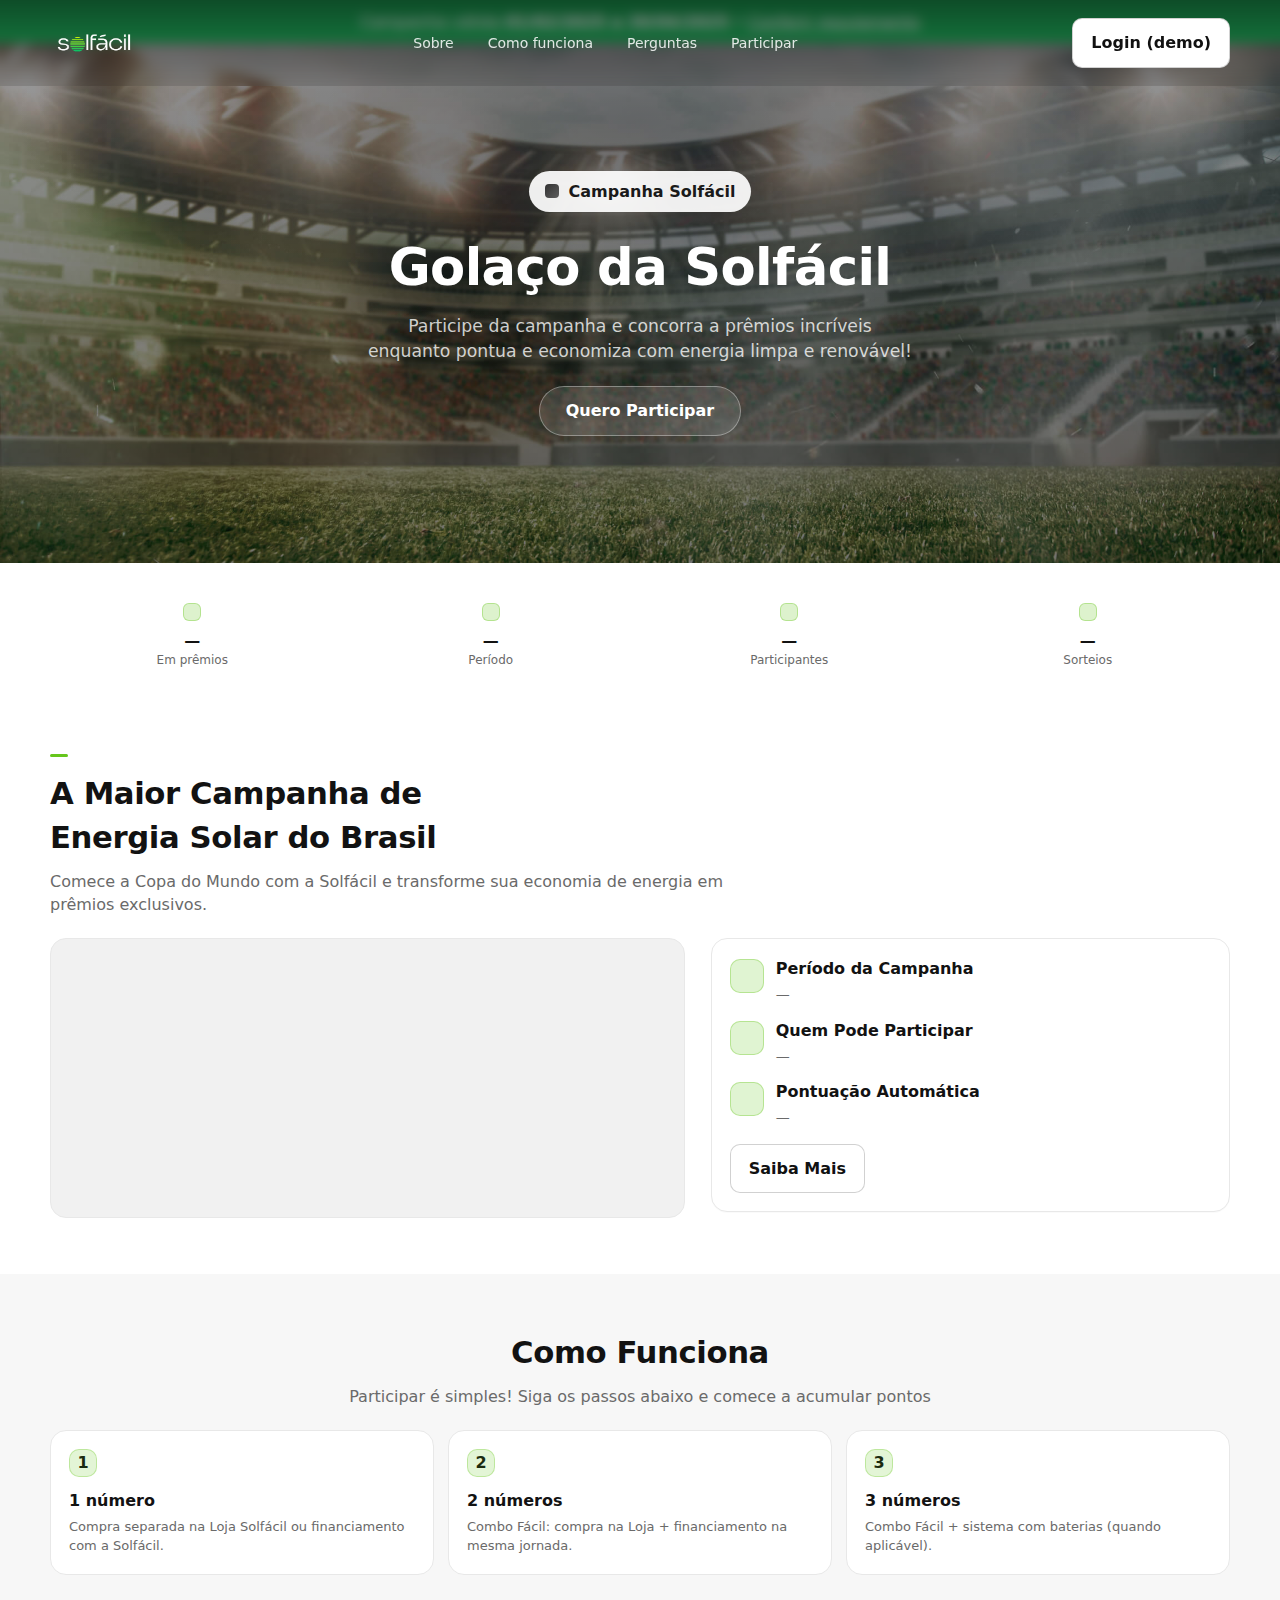
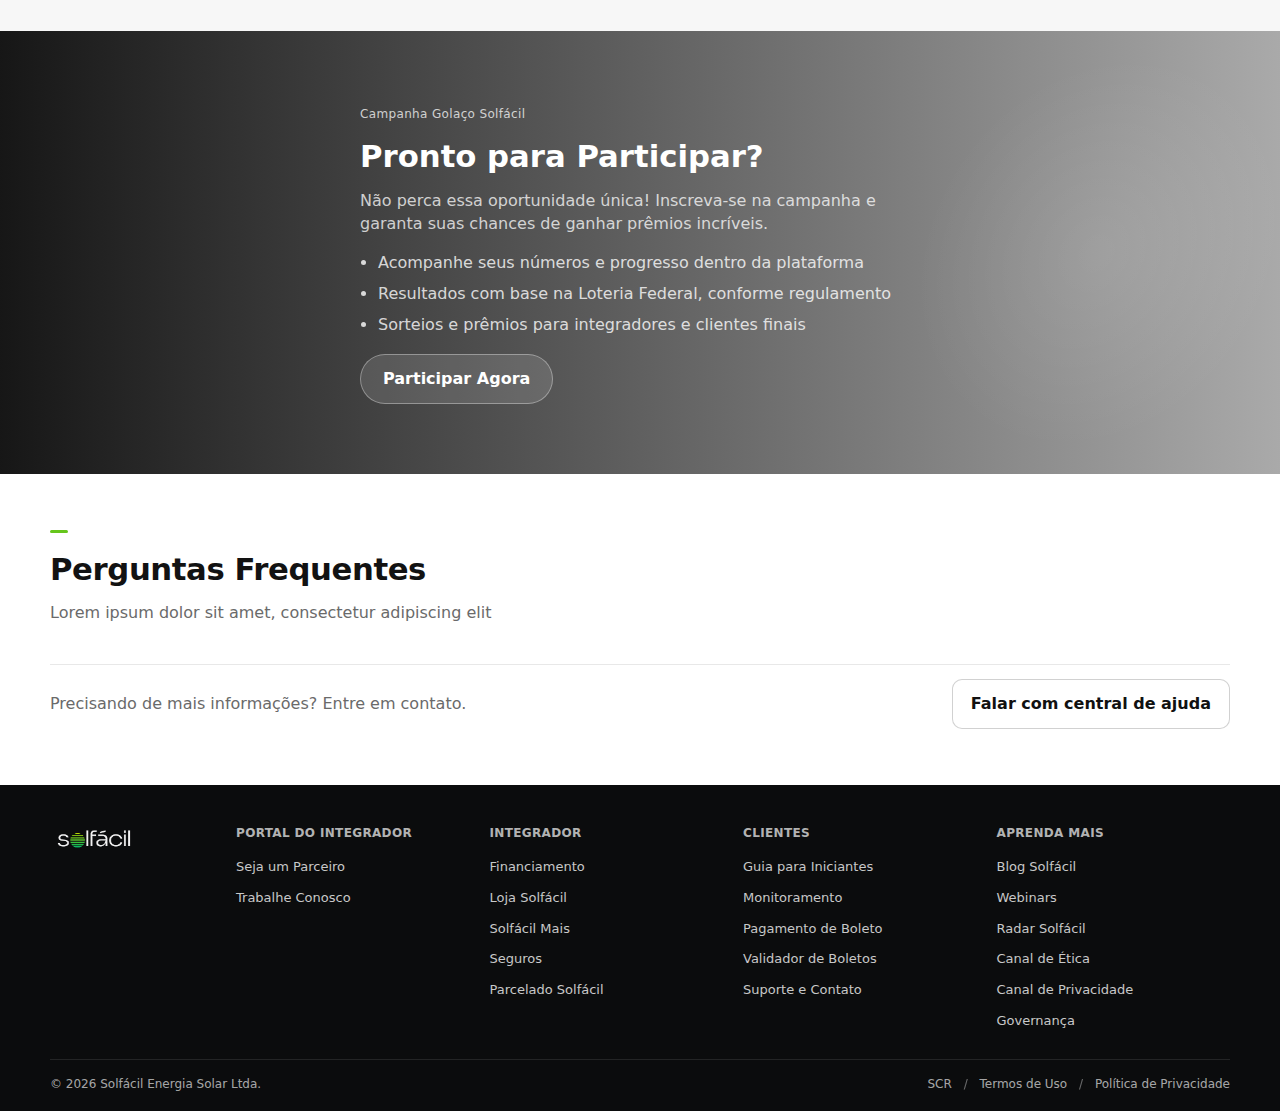
<file: index.html>
<!doctype html>
<html lang="pt-BR">
<head>
  <meta charset="utf-8" />
  <meta name="viewport" content="width=device-width, initial-scale=1" />
  <title>Golaço da Solfácil</title>
  <meta name="description" content="Participe da campanha e concorra a prêmios incríveis enquanto pontua e economiza com energia limpa e renovável." />
  <link rel="stylesheet" href="assets/css/styles.css" />
  <link rel="stylesheet" href="assets/css/ui.css" />
  <script src="assets/js/lucky-demo.js" defer></script>
  <script src="assets/js/ui.js" defer></script>
</head>

<body class="page">

  <div class="ui-infobar" role="note">
    <div class="ui-infobar__inner">
      <span>Campanha válida <strong data-ui-period>01/02/2025 a 30/04/2025</strong></span>
      <span class="ui-infobar__sep" aria-hidden="true">•</span>
      <a class="ui-infobar__link" href="#" data-ui-open="#modal-rules">Conferir regulamento</a>
    </div>
  </div>

  <!-- HEADER -->
  <header class="lp-header">
    <div class="container lp-header__inner">
      <button class="lp-header__burger" type="button" aria-label="Abrir menu" data-drawer-open>
        <span class="lp-icon lp-icon--burger" aria-hidden="true"></span>
      </button>

      <a class="lp-brand" href="#top" aria-label="Solfácil">
        <img class="lp-brand__logo" src="assets/img/solfacil-logo.png" alt="Solfácil" />
      </a>

      <nav class="lp-nav" aria-label="Navegação">
        <a class="lp-nav__link" href="#item-1">Sobre</a>
        <a class="lp-nav__link" href="#item-2">Como funciona</a>
        <a class="lp-nav__link" href="#item-3">Perguntas</a>
        <a class="lp-nav__link" href="#participar">Participar</a>
      </nav>

      <div class="lp-header__actions">
        <a class="lp-btn lp-btn--outline lp-header__btn" href="dashboard.html">Login (demo)</a>
        <a class="lp-btn lp-btn--dark lp-header__btn lp-header__btn--mobile" href="#participar">Quero participar</a>
      </div>
    </div>
  </header>

  <!-- HERO -->
  <main class="page__content" id="top">
    <section class="lp-hero" aria-label="Hero">
      <div class="lp-hero__bg" role="img" aria-label="Estádio de futebol"></div>
      <div class="lp-hero__overlay" aria-hidden="true"></div>

      <div class="container lp-hero__inner">
        <div class="lp-hero__content">
          <div class="lp-pill">
            <span class="lp-pill__icon" aria-hidden="true"></span>
            <span class="lp-pill__text" data-campaign-name>Campanha Solfácil</span>
          </div>

          <h1 class="lp-hero__title">Golaço da Solfácil</h1>

          <p class="lp-hero__subtitle">
            Participe da campanha e concorra a prêmios incríveis<br />
            enquanto pontua e economiza com energia limpa e renovável!
          </p>

          <a class="lp-btn lp-btn--ghost lp-hero__cta" href="#participar">Quero Participar</a>
        </div>
      </div>
    </section>

    <!-- STATS (4 itens) -->
    <section class="lp-stats" aria-label="Destaques">
      <div class="container">
        <div class="lp-stats__grid">
          <article class="lp-stat">
            <span class="lp-stat__icon" aria-hidden="true"></span>
            <div class="lp-stat__value" data-stat="prizes">—</div>
            <div class="lp-stat__label">Em prêmios</div>
          </article>

          <article class="lp-stat">
            <span class="lp-stat__icon" aria-hidden="true"></span>
            <div class="lp-stat__value" data-stat="period">—</div>
            <div class="lp-stat__label">Período</div>
          </article>

          <article class="lp-stat">
            <span class="lp-stat__icon" aria-hidden="true"></span>
            <div class="lp-stat__value" data-stat="participants">—</div>
            <div class="lp-stat__label">Participantes</div>
          </article>

          <article class="lp-stat">
            <span class="lp-stat__icon" aria-hidden="true"></span>
            <div class="lp-stat__value" data-stat="draws">—</div>
            <div class="lp-stat__label">Sorteios</div>
          </article>
        </div>
      </div>
    </section>

    <!-- SECTION: A maior campanha -->
    <section class="lp-section" id="item-1">
      <div class="container">
        <header class="lp-section__header">
          <span class="lp-section__mark" aria-hidden="true"></span>
          <h2 class="lp-section__title">A Maior Campanha de<br />Energia Solar do Brasil</h2>
          <p class="lp-section__subtitle">
            Comece a Copa do Mundo com a Solfácil e transforme sua economia de energia em prêmios exclusivos.
          </p>
        </header>

        <div class="lp-split">
          <div class="lp-split__media" aria-hidden="true"></div>

          <div class="lp-split__content">
            <ul class="lp-features" aria-label="Características">
              <li class="lp-feature">
                <span class="lp-feature__icon" aria-hidden="true"></span>
                <div class="lp-feature__body">
                  <div class="lp-feature__title">Período da Campanha</div>
                  <div class="lp-feature__text" data-campaign-period>—</div>
                </div>
              </li>

              <li class="lp-feature">
                <span class="lp-feature__icon" aria-hidden="true"></span>
                <div class="lp-feature__body">
                  <div class="lp-feature__title">Quem Pode Participar</div>
                  <div class="lp-feature__text" data-campaign-eligible>—</div>
                </div>
              </li>

              <li class="lp-feature">
                <span class="lp-feature__icon" aria-hidden="true"></span>
                <div class="lp-feature__body">
                  <div class="lp-feature__title">Pontuação Automática</div>
                  <div class="lp-feature__text" data-campaign-auto>—</div>
                </div>
              </li>
            </ul>

            <a class="lp-btn lp-btn--outline lp-split__more" href="#saiba-mais" data-ui-open="#modal-rules" data-ui-open="#modal-rules">Saiba Mais</a>
          </div>
        </div>
      </div>
    </section>

    <!-- SECTION: Como funciona -->
    <section class="lp-section lp-section--soft" id="item-2">
      <div class="container">
        <header class="lp-section__header lp-section__header--center">
          <h2 class="lp-section__title">Como Funciona</h2>
          <p class="lp-section__subtitle">Participar é simples! Siga os passos abaixo e comece a acumular pontos</p>
        </header>

        <div class="lp-steps">
          <article class="lp-step">
            <span class="lp-step__badge">1</span>
            <h3 class="lp-step__title">1 número</h3>
            <p class="lp-step__text">Compra separada na Loja Solfácil ou financiamento com a Solfácil.</p>
          </article>

          <article class="lp-step">
            <span class="lp-step__badge">2</span>
            <h3 class="lp-step__title">2 números</h3>
            <p class="lp-step__text">Combo Fácil: compra na Loja + financiamento na mesma jornada.</p>
          </article>

          <article class="lp-step">
            <span class="lp-step__badge">3</span>
            <h3 class="lp-step__title">3 números</h3>
            <p class="lp-step__text">Combo Fácil + sistema com baterias (quando aplicável).</p>
          </article>
        </div>
      </div>
    </section>

    <!-- CTA DARK -->
    <section class="lp-cta" id="participar">
      <div class="container lp-cta__inner">
        <span class="lp-cta__eyebrow">Campanha Golaço Solfácil</span>
        <h2 class="lp-cta__title">Pronto para Participar?</h2>
        <p class="lp-cta__text">
          Não perca essa oportunidade única! Inscreva-se na campanha e garanta suas chances
          de ganhar prêmios incríveis.
        </p>

        <ul class="lp-cta__list">
          <li class="lp-cta__item">Acompanhe seus números e progresso dentro da plataforma</li>
          <li class="lp-cta__item">Resultados com base na Loteria Federal, conforme regulamento</li>
          <li class="lp-cta__item">Sorteios e prêmios para integradores e clientes finais</li>
        </ul>

        <a class="lp-btn lp-btn--ghost lp-cta__button" href="#item-5">Participar Agora</a>
      </div>
    </section>

    <!-- FAQ -->
    <section class="lp-section" id="item-3">
      <div class="container">
        <header class="lp-section__header">
          <span class="lp-section__mark" aria-hidden="true"></span>
          <h2 class="lp-section__title">Perguntas Frequentes</h2>
          <p class="lp-section__subtitle">Lorem ipsum dolor sit amet, consectetur adipiscing elit</p>
        </header>

        <div class="lp-faq" data-faq></div>

        <div class="lp-help">
          <div class="lp-help__text">Precisando de mais informações? Entre em contato.</div>
          <a class="lp-btn lp-btn--outline" href="mailto:contato@solfacil.com.br">Falar com central de ajuda</a>
        </div>
      </div>
    </section>

    <!-- FOOTER -->
    <footer class="lp-footer" id="item-5">
      <div class="container lp-footer__top">
        <div class="lp-footer__brand">
          <img class="lp-footer__logo" src="assets/img/solfacil-logo.png" alt="Solfácil" />
        </div>

        <div class="lp-footer__cols">
          <div class="lp-footer__col">
            <div class="lp-footer__title">Portal do Integrador</div>
            <a class="lp-footer__link" href="#">Seja um Parceiro</a>
            <a class="lp-footer__link" href="#">Trabalhe Conosco</a>
          </div>

          <div class="lp-footer__col">
            <div class="lp-footer__title">Integrador</div>
            <a class="lp-footer__link" href="#">Financiamento</a>
            <a class="lp-footer__link" href="#">Loja Solfácil</a>
            <a class="lp-footer__link" href="#">Solfácil Mais</a>
            <a class="lp-footer__link" href="#">Seguros</a>
            <a class="lp-footer__link" href="#">Parcelado Solfácil</a>
          </div>

          <div class="lp-footer__col">
            <div class="lp-footer__title">Clientes</div>
            <a class="lp-footer__link" href="#">Guia para Iniciantes</a>
            <a class="lp-footer__link" href="#">Monitoramento</a>
            <a class="lp-footer__link" href="#">Pagamento de Boleto</a>
            <a class="lp-footer__link" href="#">Validador de Boletos</a>
            <a class="lp-footer__link" href="#">Suporte e Contato</a>
          </div>

          <div class="lp-footer__col">
            <div class="lp-footer__title">Aprenda Mais</div>
            <a class="lp-footer__link" href="#">Blog Solfácil</a>
            <a class="lp-footer__link" href="#">Webinars</a>
            <a class="lp-footer__link" href="#">Radar Solfácil</a>
            <a class="lp-footer__link" href="#">Canal de Ética</a>
            <a class="lp-footer__link" href="#">Canal de Privacidade</a>
            <a class="lp-footer__link" href="#">Governança</a>
          </div>
        </div>
      </div>

      <div class="container lp-footer__bottom">
        <div class="lp-footer__copy">© <span id="year"></span> Solfácil Energia Solar Ltda.</div>
        <div class="lp-footer__legal">
          <a class="lp-footer__legal-link" href="#">SCR</a>
          <span class="lp-footer__sep">/</span>
          <a class="lp-footer__legal-link" href="#">Termos de Uso</a>
          <span class="lp-footer__sep">/</span>
          <a class="lp-footer__legal-link" href="#">Política de Privacidade</a>
        </div>
      </div>
    </footer>
  </main>

  <!-- DRAWER (mobile) -->
  <div class="lp-drawer" data-drawer>
    <button class="lp-drawer__backdrop" type="button" aria-label="Fechar menu" data-drawer-close></button>

    <aside class="lp-drawer__sheet" aria-label="Menu">
      <div class="lp-drawer__section">
        <a class="lp-drawer__link lp-drawer__link--strong" href="#">Portal do Integrador</a>
        <a class="lp-drawer__link" href="#">Seja um Parceiro</a>
        <a class="lp-drawer__link" href="#">Trabalhe Conosco</a>
      </div>

      <div class="lp-drawer__section">
        <div class="lp-drawer__title">Integrador</div>
        <a class="lp-drawer__link" href="#">Financiamento</a>
        <a class="lp-drawer__link" href="#">Loja Solfácil</a>
        <a class="lp-drawer__link" href="#">Solfácil Mais</a>
        <a class="lp-drawer__link" href="#">Seja um Parceiro</a>
        <a class="lp-drawer__link" href="#">Seguros</a>
        <a class="lp-drawer__link" href="#">Parcelado Solfácil</a>
      </div>

      <div class="lp-drawer__section">
        <div class="lp-drawer__title">Clientes</div>
        <a class="lp-drawer__link" href="#">Guia para Iniciantes</a>
        <a class="lp-drawer__link" href="#">Monitoramento</a>
        <a class="lp-drawer__link" href="#">Pagamento de Boleto</a>
        <a class="lp-drawer__link" href="#">Validador de Boletos</a>
        <a class="lp-drawer__link" href="#">Suporte e Contato</a>
      </div>

      <div class="lp-drawer__section">
        <div class="lp-drawer__title">Aprenda Mais</div>
        <a class="lp-drawer__link" href="#">Blog Solfácil</a>
        <a class="lp-drawer__link" href="#">Webinars</a>
        <a class="lp-drawer__link" href="#">Radar Solfácil</a>
        <a class="lp-drawer__link" href="#">Canal de Ética</a>
        <a class="lp-drawer__link" href="#">Canal de Privacidade</a>
        <a class="lp-drawer__link" href="#">Governança</a>
      </div>

      <div class="lp-drawer__footer">
        <div class="lp-drawer__copy">© <span data-year></span> Solfácil Energia Solar Ltda.</div>
        <div class="lp-drawer__legal">
          <a href="#" class="lp-drawer__legal-link">SCR</a>
          <span class="lp-drawer__sep">/</span>
          <a href="#" class="lp-drawer__legal-link">Termos de Uso</a>
          <span class="lp-drawer__sep">/</span>
          <a href="#" class="lp-drawer__legal-link">Política de Privacidade</a>
        </div>
      </div>
    </aside>
  </div>

  <script src="assets/js/main.js"></script>
  <script src="assets/js/demo.js"></script>

  <!-- MODAIS (UI layer) -->
  <div class="ui-modal" id="modal-regras" aria-hidden="true" role="dialog" aria-label="Regras da Campanha">
    <div class="ui-modal__backdrop" data-ui-close></div>
    <div class="ui-modal__panel" role="document">
      <button class="ui-modal__close" type="button" aria-label="Fechar" data-ui-close>✕</button>
      <div class="ui-rules__hero" aria-hidden="true">
        <div class="ui-rules__heroText">
          <div class="ui-rules__heroTitle">GOLAÇO SOLFÁCIL</div>
          <div class="ui-rules__heroBig">+15 MIL</div>
          <div class="ui-rules__heroBig">EM PRÊMIOS</div>
        </div>
      </div>
      <div class="ui-rules__content">
        <h2 class="ui-rules__title">Regras da Campanha</h2>
        <div class="ui-rules__card">
          <div class="ui-rules__scroll" data-ui-rules>
            <p>Este conteúdo é um <strong>demo</strong>. Na integração real, as regras virão diretamente da API/Regulamento oficial.</p>
            <ol>
              <li>Compras e financiamentos elegíveis geram números automaticamente.</li>
              <li>Regras de validade, multiplicadores e categorias seguem o regulamento.</li>
              <li>Cancelamentos/estornos podem invalidar números já gerados.</li>
            </ol>
          </div>
        </div>

        <div class="ui-rules__form">
          <label class="ui-field">
            <span class="ui-field__label">CNPJ</span>
            <input class="ui-field__input" type="text" placeholder="Insira seu CNPJ para aderir a campanha" />
          </label>

          <label class="ui-check">
            <input class="ui-check__input" type="checkbox" checked />
            <span class="ui-check__box" aria-hidden="true"></span>
            <span class="ui-check__text">Aceito os Termos e Condições da Campanha</span>
          </label>

          <button class="ui-btn ui-btn--primary" type="button">Enviar</button>
        </div>
      </div>
    </div>
  </div>

  <div class="ui-modal" id="modal-numeros" aria-hidden="true" role="dialog" aria-label="Números da Sorte">
    <div class="ui-modal__backdrop" data-ui-close></div>
    <div class="ui-modal__panel ui-modal__panel--wide" role="document">
      <button class="ui-modal__close" type="button" aria-label="Fechar" data-ui-close>✕</button>

      <header class="ui-lucky__header">
        <div>
          <div class="ui-lucky__prize" data-ui-prize>R.000,00</div>
          <div class="ui-lucky__subtitle" data-ui-prize-sub>30 vales Netshoes no valor de R,00 cada.</div>
        </div>
      </header>

      <div class="ui-lucky__toolbar">
        <div class="ui-search">
          <span class="ui-search__icon" aria-hidden="true">🔎</span>
          <input class="ui-search__input" type="search" placeholder="Pesquisar..." data-ui-search />
        </div>

        <button class="ui-btn ui-btn--dark" type="button" data-ui-toggle-filters>Filtros</button>
      </div>

      <div class="ui-filters" data-ui-filters hidden>
        <div class="ui-tabs" role="tablist" aria-label="Tipo">
          <button class="ui-tab ui-tab--active" type="button" data-ui-tab="integrador">Integrador</button>
          <button class="ui-tab" type="button" data-ui-tab="cliente">Cliente</button>
        </div>

        <div class="ui-grid2">
          <label class="ui-field">
            <span class="ui-field__label">ID do Pedido</span>
            <input class="ui-field__input" type="text" placeholder="Informe aqui o ID do Pedido" />
          </label>
          <label class="ui-field" data-ui-only="integrador">
            <span class="ui-field__label">Número da Sorte</span>
            <input class="ui-field__input" type="text" placeholder="Digite o número da sorte" />
          </label>
          <label class="ui-field">
            <span class="ui-field__label">Data do Pedido</span>
            <input class="ui-field__input" type="text" placeholder="12/02/2026" />
          </label>
          <label class="ui-field" data-ui-only="integrador">
            <span class="ui-field__label">Categoria</span>
            <select class="ui-field__input">
              <option>R.000,00</option>
              <option>R.000,00</option>
              <option>R.000,00</option>
            </select>
          </label>
          <label class="ui-field" data-ui-only="cliente" hidden>
            <span class="ui-field__label">Nome do Cliente</span>
            <input class="ui-field__input" type="text" placeholder="Nome completo do cliente" />
          </label>
          <label class="ui-field" data-ui-only="cliente" hidden>
            <span class="ui-field__label">CPF do Cliente</span>
            <input class="ui-field__input" type="text" placeholder="Inserir CPF" />
          </label>
        </div>

        <div class="ui-filters__actions">
          <button class="ui-btn ui-btn--ghost" type="button" data-ui-clear>Limpar</button>
          <button class="ui-btn ui-btn--primary" type="button" data-ui-apply>Aplicar Filtros</button>
        </div>
      </div>

      <section class="ui-lucky">
        <header class="ui-lucky__meta">
          <div class="ui-lucky__label">NÚMEROS DA SORTE</div>
          <div class="ui-badge"><span class="ui-badge__dot" aria-hidden="true"></span><span data-ui-count>50 Números</span></div>
        </header>

        <div class="ui-numbers" data-ui-grid></div>

        <footer class="ui-lucky__footer">
          <div class="ui-pager">
            <span class="ui-pager__text" data-ui-pageinfo>1 de 1</span>
          </div>

          <button class="ui-btn ui-btn--outline" type="button" data-ui-export>Exportar</button>
        </footer>
      </section>
    </div>
  </div>

  <!-- MODAIS (DEMO) -->
  <div class="ui-modal" id="modal-rules" aria-hidden="true" role="dialog" aria-modal="true" aria-label="Regras da Campanha">
    <div class="ui-modal__box">
      <button class="ui-modal__close" type="button" aria-label="Fechar" data-ui-close>×</button>
      <div class="ui-rules__hero" aria-hidden="true">
        <div class="ui-rules__heroBrand">
          <div class="ui-rules__heroTitle">Golaço
Solfácil</div>
          <div class="ui-rules__heroPrize">+15 MIL</div>
          <div class="ui-rules__heroSub">EM PRÊMIOS</div>
        </div>
      </div>

      <h2 class="ui-rules__title">Regras da Campanha</h2>

      <div class="ui-rules__card" data-ui-rules>
        <p><strong>Demo:</strong> este conteúdo virá da API/Regulamento oficial.</p>
        <ol>
          <li>Compras e financiamentos elegíveis geram números da sorte automaticamente.</li>
          <li>Alguns itens podem ter multiplicadores conforme regras da campanha.</li>
          <li>Os sorteios seguem o resultado oficial da Loteria Federal.</li>
        </ol>
      </div>

      <div class="ui-rules__form">
        <label class="ui-field">
          <span class="ui-field__label">CNPJ</span>
          <input class="ui-field__input" type="text" placeholder="Insira seu CNPJ para aderir a campanha" />
        </label>

        <label class="ui-check">
          <input class="ui-check__input" type="checkbox" checked />
          <span class="ui-check__box" aria-hidden="true"></span>
          <span class="ui-check__label">Aceito os Termos e Condições da Campanha</span>
        </label>

        <button class="ui-rules__submit" type="button">Enviar</button>
      </div>
    </div>
  </div>

  <div class="ui-modal" id="modal-lucky" aria-hidden="true" role="dialog" aria-modal="true" aria-label="Números da sorte">
    <div class="ui-modal__box ui-modal__box--wide">
      <button class="ui-modal__close" type="button" aria-label="Fechar" data-ui-close>×</button>

      <div class="ui-lucky__header">
        <div>
          <div class="ui-lucky__value" data-ui-prize>R$ 20.000,00</div>
          <div class="ui-lucky__subtitle" data-ui-prize-sub>30 vales Netshoes no valor de R$ 300,00 cada.</div>
        </div>
        <div class="ui-lucky__pill"><span class="ui-dot" aria-hidden="true"></span><span data-ui-total>50</span> Números</div>
      </div>

      <div class="ui-lucky__tools">
        <div class="ui-search">
          <span class="ui-search__icon" aria-hidden="true"></span>
          <input class="ui-search__input" type="search" placeholder="Pesquisar..." data-ui-search />
        </div>
        <button class="ui-filterBtn" type="button" data-ui-toggle-filters>
          <span class="ui-filterBtn__icon" aria-hidden="true"></span>
          Filtros
        </button>
      </div>

      <div class="ui-filters" data-ui-filters hidden>
        <div class="ui-tabs" role="tablist">
          <button class="ui-tab is-active" type="button" data-ui-tab="integrador">Integrador</button>
          <button class="ui-tab" type="button" data-ui-tab="cliente">Cliente</button>
        </div>

        <div class="ui-filters__grid" data-ui-form-integrador>
          <label class="ui-field"><span class="ui-field__label">ID do Pedido</span><input class="ui-field__input" type="text" placeholder="Informe aqui o ID do Pedido" /></label>
          <label class="ui-field"><span class="ui-field__label">Número da Sorte</span><input class="ui-field__input" type="text" placeholder="Digite o número da sorte" /></label>
          <label class="ui-field"><span class="ui-field__label">Data do Pedido</span><input class="ui-field__input" type="text" placeholder="12/02/2026" /></label>
          <label class="ui-field"><span class="ui-field__label">Categoria</span><input class="ui-field__input" type="text" placeholder="R$ 20.000,00" /></label>
          <button class="ui-btn" type="button" data-ui-clear>Limpar</button>
          <button class="ui-btn ui-btn--primary" type="button" data-ui-apply>Aplicar Filtros</button>
        </div>

        <div class="ui-filters__grid" data-ui-form-cliente hidden>
          <label class="ui-field"><span class="ui-field__label">ID do Pedido</span><input class="ui-field__input" type="text" placeholder="Informe aqui o ID do Pedido" /></label>
          <label class="ui-field"><span class="ui-field__label">Nome do Cliente</span><input class="ui-field__input" type="text" placeholder="Nome completo do cliente" /></label>
          <label class="ui-field"><span class="ui-field__label">Data do Pedido</span><input class="ui-field__input" type="text" placeholder="12/02/2026" /></label>
          <label class="ui-field"><span class="ui-field__label">CPF do Cliente</span><input class="ui-field__input" type="text" placeholder="Inserir CPF" /></label>
          <button class="ui-btn" type="button" data-ui-clear>Limpar</button>
          <button class="ui-btn ui-btn--primary" type="button" data-ui-apply>Aplicar Filtros</button>
        </div>
      </div>

      <div class="ui-lucky__sectionLabel">NÚMEROS DA SORTE</div>
      <div class="ui-lucky__grid" data-ui-grid></div>

      <div class="ui-lucky__footer">
        <div class="ui-lucky__pager">
          <span class="ui-muted" data-ui-pageinfo>1 de 1</span>
          <div class="ui-pager" data-ui-pager>
            <button class="ui-pager__btn" type="button" data-ui-prev aria-label="Anterior">‹</button>
            <button class="ui-pager__page is-active" type="button">1</button>
            <button class="ui-pager__btn" type="button" data-ui-next aria-label="Próximo">›</button>
          </div>
        </div>

        <button class="ui-export" type="button" data-ui-export>
          <span class="ui-export__icon" aria-hidden="true"></span>
          Exportar
        </button>
      </div>
    </div>
  </div>


  <!-- UI MODALS (demo) -->
  <div class="ui-modal" id="ui-modal-rules" role="dialog" aria-modal="true" aria-label="Regras da Campanha">
    <div class="ui-modal__panel ui-modal__panel--rules">
      <button class="ui-modal__x" type="button" aria-label="Fechar" data-ui-close>×</button>
      <div class="ui-modal__hero">
        <div class="ui-modal__heroText">
          <div class="ui-heroTitle">GOLAÇO SOLFÁCIL</div>
          <div class="ui-heroTitle ui-heroTitle--sub">+15 MIL</div>
          <div class="ui-heroTitle ui-heroTitle--sub">EM PRÊMIOS</div>
        </div>
      </div>
      <div class="ui-modal__content">
        <h2 class="ui-modal__title">Regras da Campanha</h2>
        <div class="ui-card">
          <div class="ui-card__body" data-ui-rules>
            <p>Conteúdo de regras vindo da API. (demo)</p>
            <ol>
              <li>Compras e financiamentos elegíveis geram números automaticamente.</li>
              <li>Multiplicadores podem aplicar conforme condições da campanha.</li>
              <li>Consulte o regulamento completo na plataforma.</li>
            </ol>
          </div>
        </div>
        <label class="ui-field">
          <span class="ui-field__label">CNPJ</span>
          <input class="ui-input" placeholder="Insira seu CNPJ para aderir a campanha" />
        </label>
        <label class="ui-check">
          <input type="checkbox" />
          <span>Aceito os Termos e Condições da Campanha</span>
        </label>
        <button class="ui-btn ui-btn--primary" type="button">Enviar</button>
      </div>
    </div>
    <div class="ui-modal__backdrop" data-ui-close></div>
  </div>

  <div class="ui-modal" id="ui-modal-lucky" role="dialog" aria-modal="true" aria-label="Números da Sorte">
    <div class="ui-modal__panel">
      <button class="ui-modal__x" type="button" aria-label="Fechar" data-ui-close>×</button>
      <div class="ui-modal__top">
        <div>
          <div class="ui-top__value" data-ui-prize>R$ 20.000,00</div>
          <div class="ui-top__sub" data-ui-prize-sub>30 vales Netshoes no valor de R$ 300,00 cada.</div>
        </div>
      </div>

      <div class="ui-lucky">
        <div class="ui-lucky__header">
          <div class="ui-lucky__label">NÚMEROS DA SORTE</div>
          <div class="ui-badge"><span class="ui-dot"></span> <span data-ui-total>0</span> Números</div>
        </div>

        <div class="ui-lucky__tools">
          <div class="ui-search">
            <span class="ui-search__icon" aria-hidden="true">🔍</span>
            <input class="ui-search__input" placeholder="Pesquisar..." data-ui-search>
          </div>
          <button class="ui-btn ui-btn--soft" type="button" data-ui-toggle-filters>Filtros</button>
        </div>

        <div class="ui-filters" data-ui-filters>
          <div class="ui-tabs" role="tablist">
            <button class="ui-tab is-active" type="button" data-ui-tab="integrador">Integrador</button>
            <button class="ui-tab" type="button" data-ui-tab="cliente">Cliente</button>
          </div>

          <div class="ui-formGrid">
            <label class="ui-field"><span class="ui-field__label">ID do Pedido</span><input class="ui-input" placeholder="Informe aqui o ID do Pedido" data-ui-filter-order></label>
            <label class="ui-field"><span class="ui-field__label">Número da Sorte</span><input class="ui-input" placeholder="Digite o número da sorte" data-ui-filter-number></label>
            <label class="ui-field"><span class="ui-field__label">Data do Pedido</span><input class="ui-input" placeholder="12/02/2026" data-ui-filter-date></label>
            <label class="ui-field"><span class="ui-field__label">Categoria</span><select class="ui-input" data-ui-filter-category><option>R$ 20.000,00</option><option>R$ 50.000,00</option><option>R$ 100.000,00</option></select></label>
          </div>

          <div class="ui-filterActions">
            <button class="ui-btn ui-btn--soft" type="button" data-ui-clear>Limpar</button>
            <button class="ui-btn ui-btn--primary" type="button" data-ui-apply>Aplicar Filtros</button>
          </div>
        </div>

        <div class="ui-lucky__grid" data-ui-grid></div>

        <div class="ui-lucky__footer">
          <div class="ui-pagination">
            <span class="ui-muted" data-ui-page-info>1 de 1</span>
            <div class="ui-pagination__btns">
              <button type="button" class="ui-page is-active" data-ui-page="1">1</button>
            </div>
          </div>
          <button class="ui-btn ui-btn--soft" type="button" data-ui-export>Exportar</button>
        </div>
      </div>
    </div>
    <div class="ui-modal__backdrop" data-ui-close></div>
  </div>

</body>
</html>
</file>
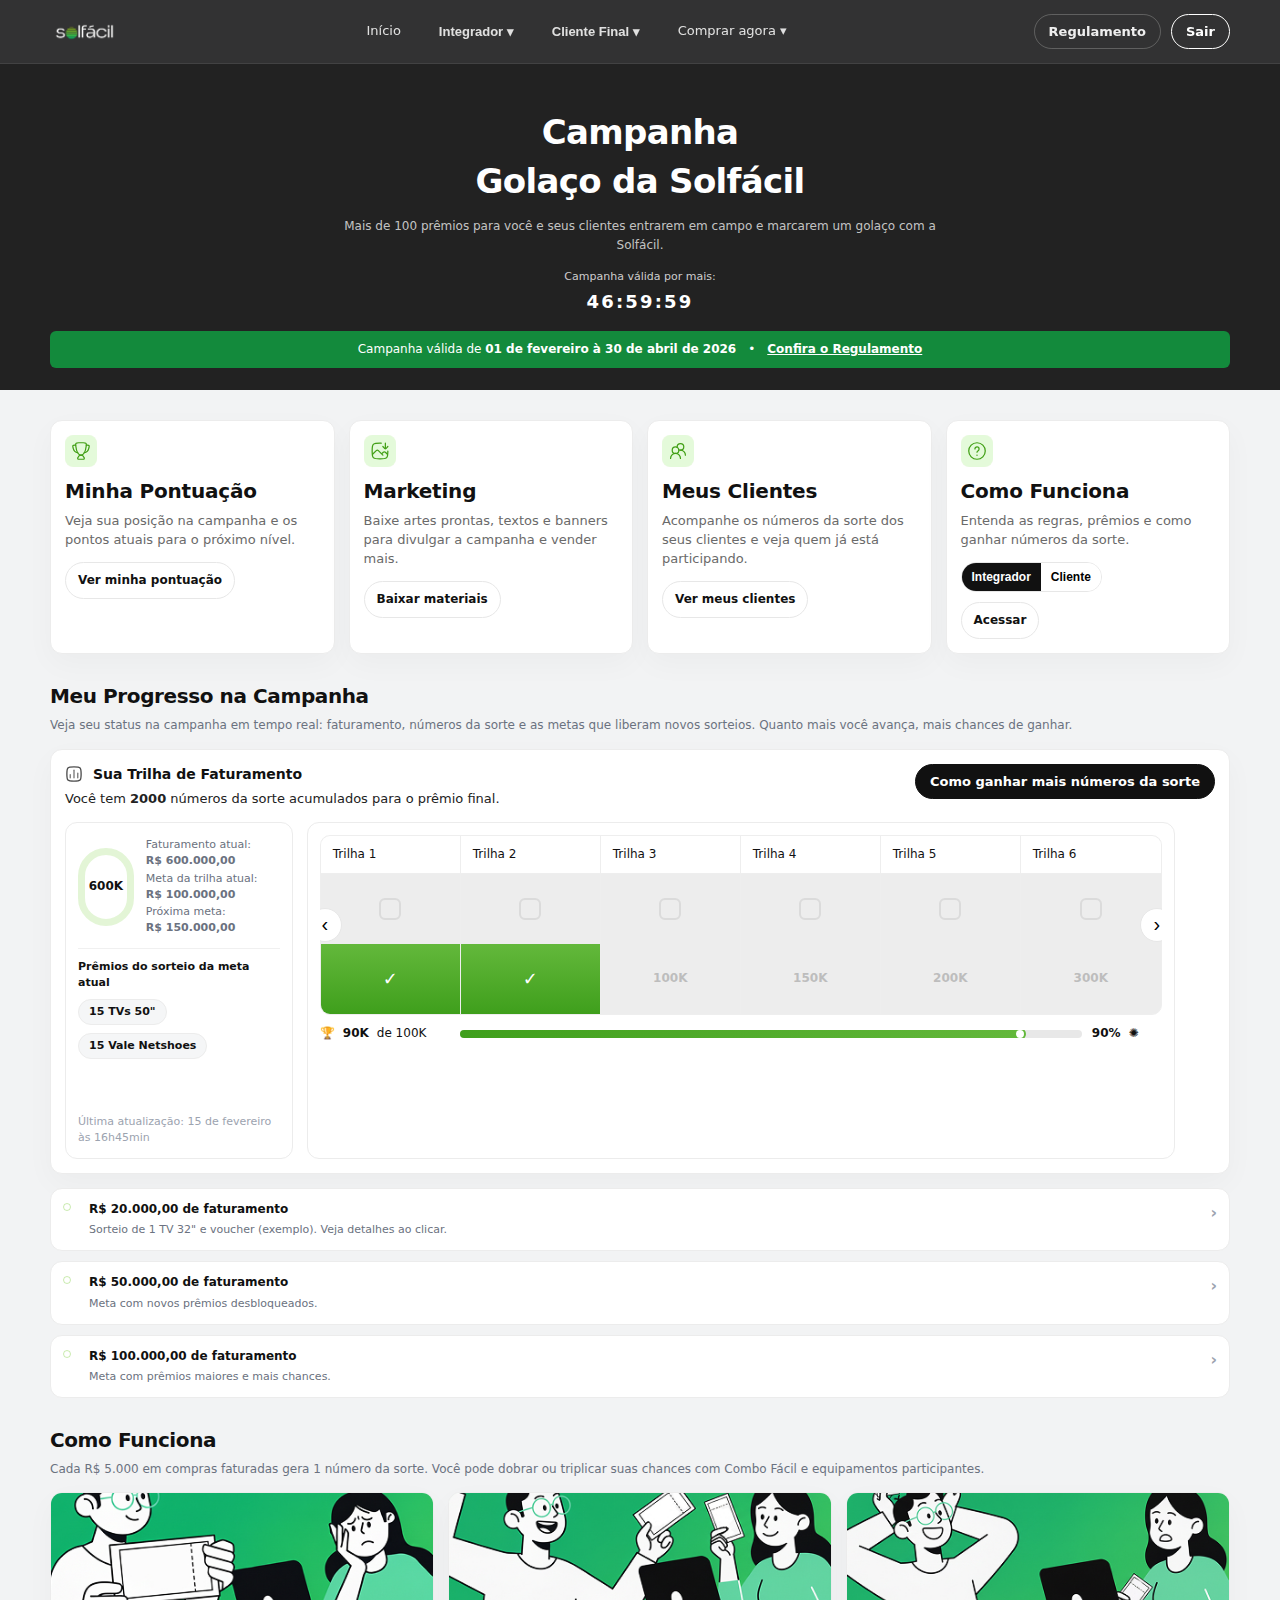
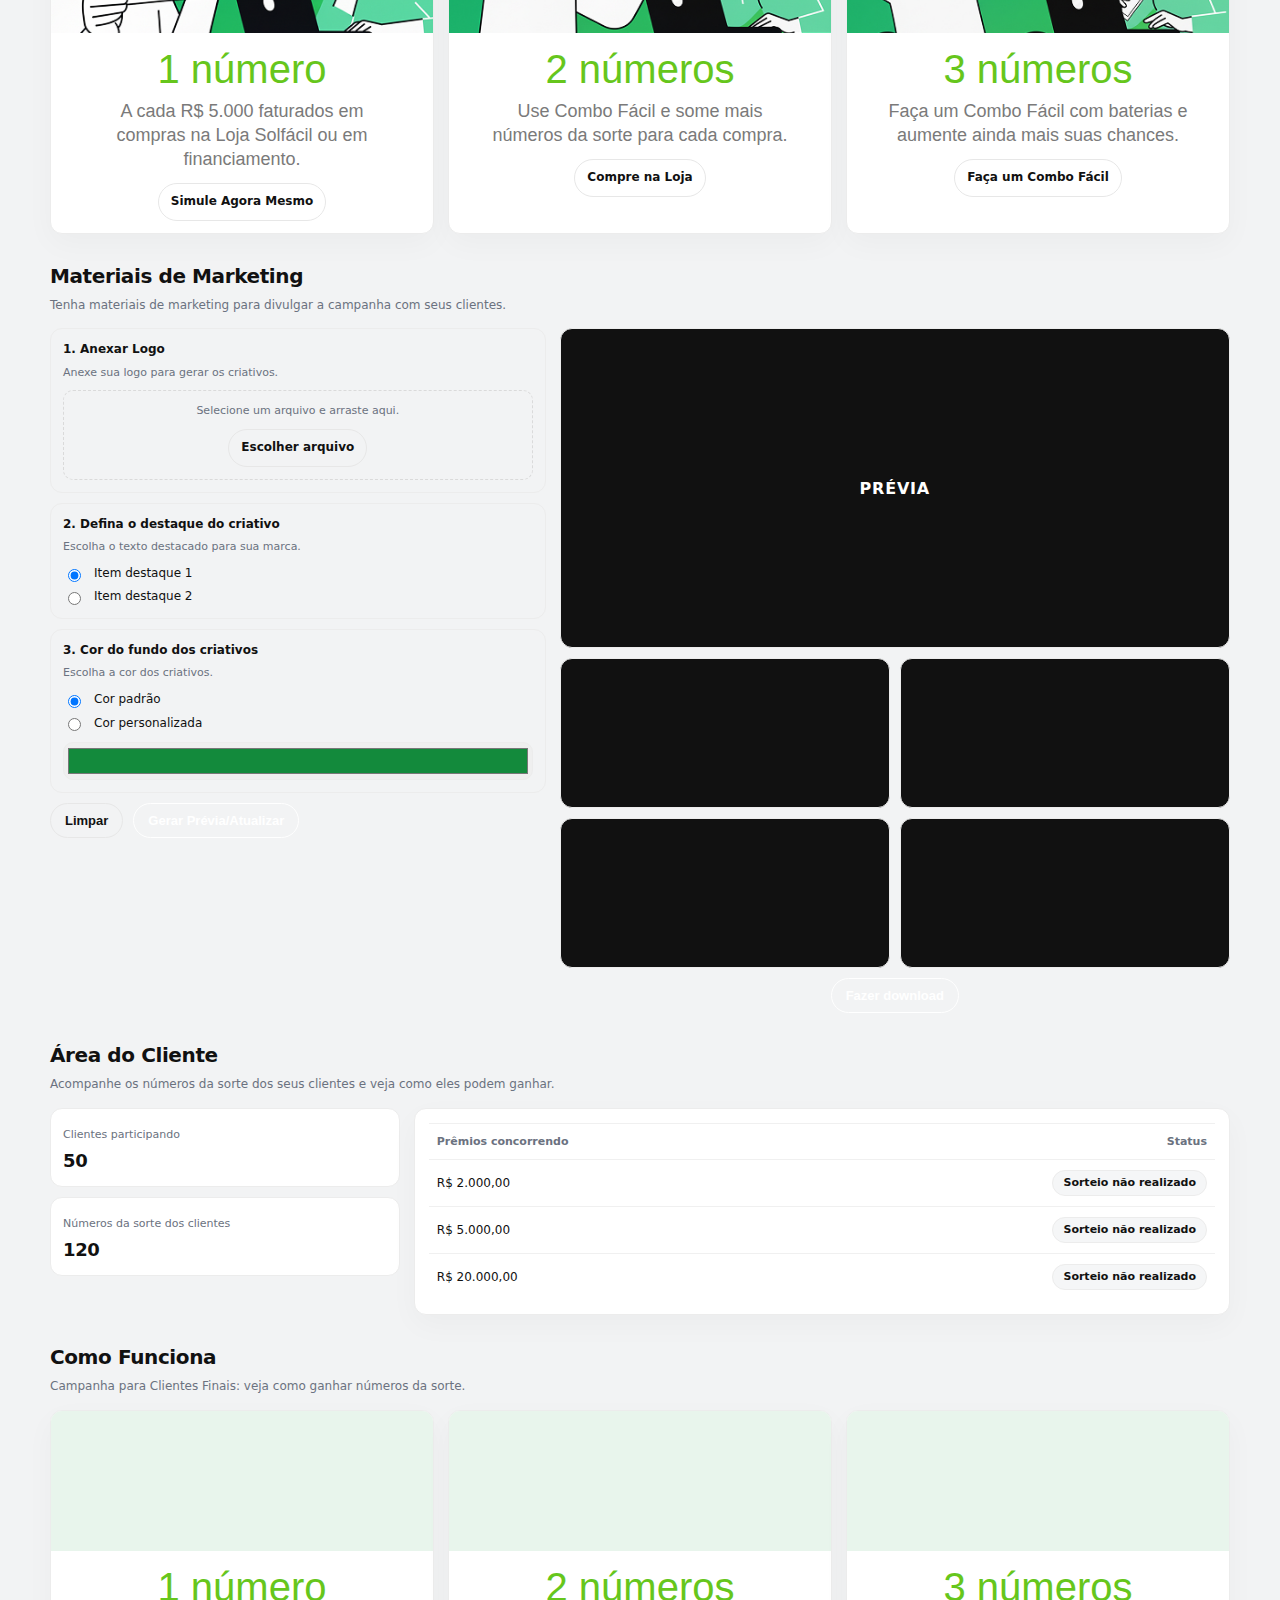
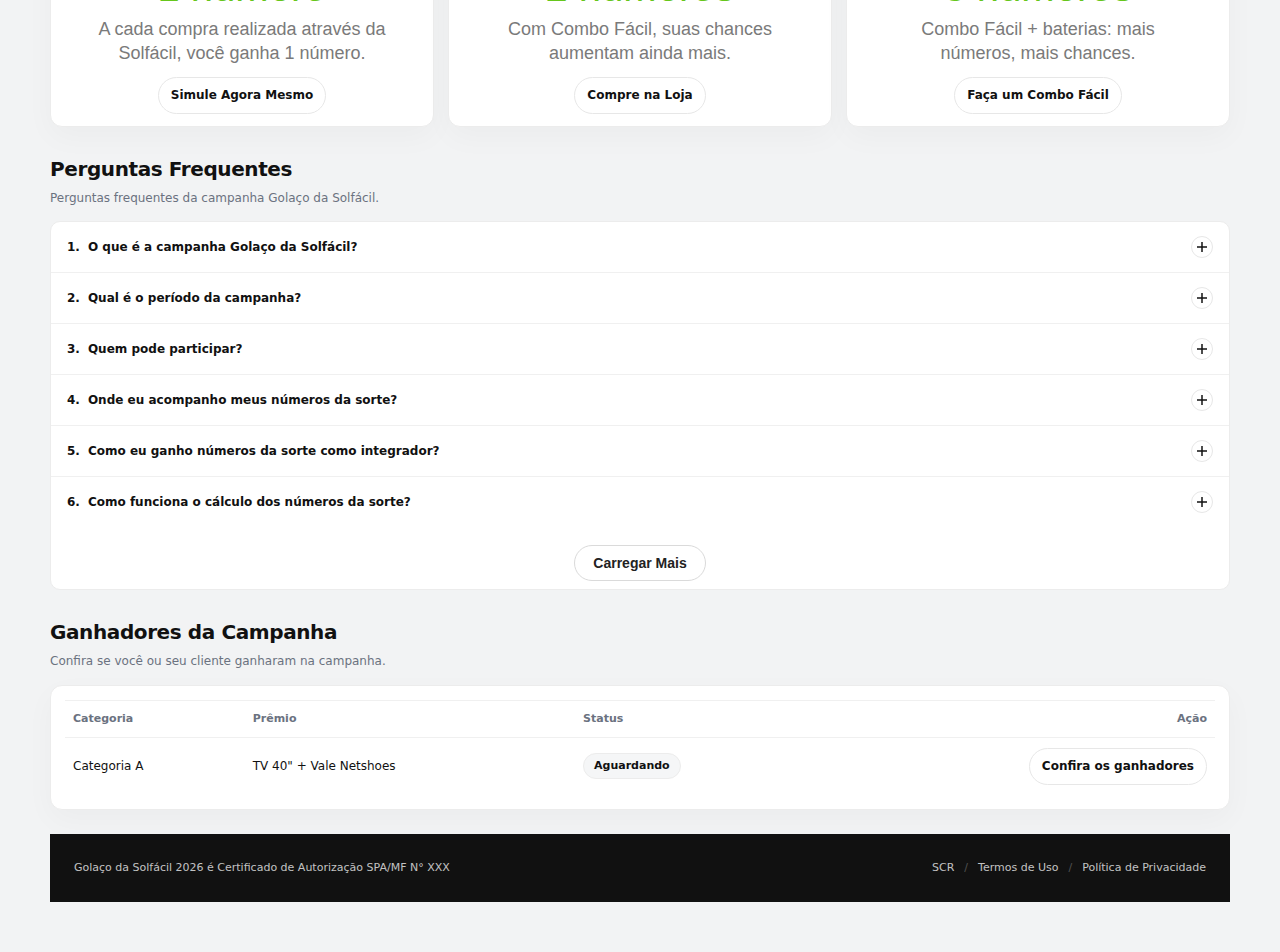
<file: dashboard.html>
<!doctype html>
<html lang="pt-BR">

<head>
  <meta charset="utf-8" />
  <meta name="viewport" content="width=device-width, initial-scale=1" />
  <title>Golaço da Solfácil - Dashboard</title>

  <link rel="stylesheet" href="assets/css/styles.css" />
  <link rel="stylesheet" href="assets/css/ui.css" />
  <link rel="stylesheet" href="assets/css/lp-v2.css" /> <!-- para reutilizar FAQ da LP -->
  <link rel="stylesheet" href="assets/css/dashboard-v2.css" />

  <!-- seus scripts atuais (mantidos) -->
  <script src="assets/js/config.js" defer></script>
  <script src="assets/js/app.js" defer></script>
  <script src="assets/js/ui.js" defer></script>
  <script src="assets/js/modals.js" defer></script>

  <!-- novo -->
  <script src="assets/js/dashboard-v2.js" defer></script>
</head>

<body class="page db2">

  <!-- TOPBAR -->
  <header class="db2-topbar">
    <div class="container db2-topbar__inner">
      <a class="db2-brand" href="index.html" aria-label="Voltar para a Landing Page">
        <img class="db2-brand__logo" src="assets/img/solfacil-logo.png" alt="Solfácil" />
      </a>

      <nav class="db2-nav" aria-label="Navegação">
        <a class="db2-nav__link" href="#" data-scroll-to="#db2-hero">Início</a>

        <div class="db2-dd" data-dd>
          <button class="db2-dd__trigger" type="button" data-dd-trigger>Integrador ▾</button>
          <div class="db2-dd__menu" role="menu">
            <a class="db2-dd__item" href="#" data-scroll-to="#db2-progress">Meu Progresso <span
                class="db2-dd__badge">Trilha</span></a>
            <a class="db2-dd__item" href="#" data-ui-open="#modal-filter">Números da sorte <span
                class="db2-dd__badge">Filtro</span></a>
            <a class="db2-dd__item" href="#" data-scroll-to="#db2-marketing">Marketing</a>
          </div>
        </div>

        <div class="db2-dd" data-dd>
          <button class="db2-dd__trigger" type="button" data-dd-trigger>Cliente Final ▾</button>
          <div class="db2-dd__menu" role="menu">
            <a class="db2-dd__item" href="#" data-scroll-to="#db2-client">Área do Cliente <span
                class="db2-dd__badge">Clientes</span></a>
            <a class="db2-dd__item" href="#" data-scroll-to="#db2-winners">Ganhadores</a>
            <a class="db2-dd__item" href="#" data-ui-open="#modal-rules">Regulamento</a>
          </div>
        </div>

        <a class="db2-nav__link" href="#" target="_blank" rel="noopener">Comprar agora ▾</a>
      </nav>

      <div class="db2-actions">
        <a class="db2-btn db2-btn--ghost" href="#" data-ui-open="#modal-rules">Regulamento</a>
        <a class="db2-btn db2-btn--primary" href="index.html">Sair</a>
      </div>
    </div>
  </header>

  <!-- HERO (dark) -->
  <section class="db2-hero" id="db2-hero">
    <div class="container">
      <h1>Campanha<br />Golaço da Solfácil</h1>
      <p>
        Mais de 100 prêmios para você e seus clientes entrarem em campo e marcarem um golaço com a Solfácil.
      </p>

      <div class="db2-hero__timer">Campanha válida por mais:</div>
      <div class="db2-hero__countdown" data-ui-countdown>46:59:59</div>

      <div class="db2-infobar">
        <div class="db2-infobar__bar">
          <span>Campanha válida de <strong data-ui-period>01 de fevereiro à 30 de abril de 2026</strong></span>
          <span>•</span>
          <a class="db2-infobar__link" href="#" data-ui-open="#modal-rules">Confira o Regulamento</a>
        </div>
      </div>
    </div>
  </section>

  <main class="db2-main">
    <div class="container">

      <!-- 4 quick cards -->
      <section class="db2-quick" aria-label="Atalhos">
        <article class="db2-card">
          <div class="db2-card__body">
            <div class="db2-card__icon" aria-hidden="true">
              <img src="assets/img/pontuacao.svg" alt="" class="db2-card__icon-svg" />
            </div>
            <h3 class="db2-card__title">Minha Pontuação</h3>
            <p class="db2-card__desc">Veja sua posição na campanha e os pontos atuais para o próximo nível.</p>
            <a class="db2-card__cta" href="#" data-scroll-to="#db2-progress">Ver minha pontuação</a>
          </div>
        </article>

        <article class="db2-card">
          <div class="db2-card__body">
            <div class="db2-card__icon" aria-hidden="true">
              <img src="assets/img/marketing.svg" alt="" class="db2-card__icon-svg" />
            </div>
            <h3 class="db2-card__title">Marketing</h3>
            <p class="db2-card__desc">Baixe artes prontas, textos e banners para divulgar a campanha e vender mais.</p>
            <a class="db2-card__cta" href="#" data-scroll-to="#db2-marketing">Baixar materiais</a>
          </div>
        </article>

        <article class="db2-card">
          <div class="db2-card__body">
            <div class="db2-card__icon" aria-hidden="true">
              <img src="assets/img/clientes.svg" alt="" class="db2-card__icon-svg" />
            </div>
            <h3 class="db2-card__title">Meus Clientes</h3>
            <p class="db2-card__desc">Acompanhe os números da sorte dos seus clientes e veja quem já está participando.
            </p>
            <a class="db2-card__cta" href="#" data-scroll-to="#db2-client">Ver meus clientes</a>
          </div>
        </article>

        <article class="db2-card">
          <div class="db2-card__body">
            <div class="db2-card__icon" aria-hidden="true">
              <img src="assets/img/como-funciona.svg" alt="" class="db2-card__icon-svg" />
            </div>
            <h3 class="db2-card__title">Como Funciona</h3>
            <p class="db2-card__desc">Entenda as regras, prêmios e como ganhar números da sorte.</p>

            <div class="db2-toggle" style="margin-top:10px;">
              <button type="button" class="is-active" data-how="integrador">Integrador</button>
              <button type="button" data-how="cliente">Cliente</button>
            </div>

            <a class="db2-card__cta" href="#" data-scroll-to="#db2-how-integrador" style="margin-top:10px;">Acessar</a>
          </div>
        </article>
      </section>

      <!-- PROGRESS -->
      <h2 class="db2-section-title" id="db2-progress">Meu Progresso na Campanha</h2>
      <p class="db2-section-sub">
        Veja seu status na campanha em tempo real: faturamento, números da sorte e as metas que liberam novos sorteios.
        Quanto mais você avança, mais chances de ganhar.
      </p>

      <section class="db2-card">
        <div class="db2-card__body db2-progress">

          
          <div class="db2-progress__head">
            <div class="db2-progress__head-left">
              <div class="db2-progress__title">
                <img class="db2-progress__icon" src="assets/img/analytics-icon.svg" alt="" aria-hidden="true">
                <span>Sua Trilha de Faturamento</span>
              </div>

              <a class="db2-progress__subtitle" href="#" data-ui-open="#modal-filter" style="text-decoration:none;">
                Você tem <b data-ui-luckynum-total>0</b> números da sorte acumulados para o prêmio final.
              </a>
            </div>

            <div class="db2-progress__head-right">
              <a class="db2-btn db2-btn--dark" href="#" data-ui-open="#modal-rules">Como ganhar mais números da sorte</a>
            </div>
          </div>

          <div class="db2-progress__grid">

            <!-- left metrics -->
            <div class="db2-box">
              <div class="db2-box__kpi">
                <div class="db2-ring"><span><b data-ui-fat>90K</b></span></div>
                <div class="db2-kpi">
                  <p>Faturamento atual: <b data-ui-fat-money>R$ 90.000,00</b></p>
                  <p>Meta da trilha atual: <b data-ui-meta>R$ 100.000,00</b></p>
                  <p>Próxima meta: <b data-ui-next>R$ 150.000,00</b></p>
                </div>
              </div>

              <div class="db2-track">
                <b>Prêmios do sorteio da meta atual</b>
                <div style="margin-top:8px; display:flex; gap:8px; flex-wrap:wrap;">
                  <span class="db2-pill">15 TVs 50"</span>
                  <span class="db2-pill">15 Vale Netshoes</span>
                </div>

                <div style="margin-top:10px;">
                  <a class="db2-btn db2-btn--primary" href="#" data-ui-open="#modal-filter"
                    style="padding:10px 14px;">Ver números da sorte</a>
                </div>

                <p style="margin:10px 0 0; font-size:11px; color:#9ca3af;">
                  Última atualização: <span data-ui-updated>15 de fevereiro às 16h45min</span>
                </p>
              </div>
            </div>

            <!-- right "trilha" (SOMENTE O COMPONENTE) -->
            <div class="db2-box">

              <div class="trail-mini" aria-label="Trilha de Faturamento">
                <button class="trail-mini__nav trail-mini__nav--prev" type="button" aria-label="Voltar"
                  data-trail-prev>‹</button>

                <div class="trail-mini__strip" data-trail-strip>
                  <!-- item -->
                  <article class="trail-mini__item is-done">
                    <div class="trail-mini__top">Trilha 1</div>
                    <div class="trail-mini__mid">
                      <span class="trail-mini__icon" aria-hidden="true"></span>
                    </div>
                    <div class="trail-mini__bot">✓</div>
                  </article>

                  <article class="trail-mini__item is-done">
                    <div class="trail-mini__top">Trilha 2</div>
                    <div class="trail-mini__mid">
                      <span class="trail-mini__icon" aria-hidden="true"></span>
                    </div>
                    <div class="trail-mini__bot">✓</div>
                  </article>

                  <article class="trail-mini__item">
                    <div class="trail-mini__top">Trilha 3</div>
                    <div class="trail-mini__mid">
                      <span class="trail-mini__icon" aria-hidden="true"></span>
                    </div>
                    <div class="trail-mini__bot">100K</div>
                  </article>

                  <article class="trail-mini__item">
                    <div class="trail-mini__top">Trilha 4</div>
                    <div class="trail-mini__mid">
                      <span class="trail-mini__icon" aria-hidden="true"></span>
                    </div>
                    <div class="trail-mini__bot">150K</div>
                  </article>

                  <article class="trail-mini__item">
                    <div class="trail-mini__top">Trilha 5</div>
                    <div class="trail-mini__mid">
                      <span class="trail-mini__icon" aria-hidden="true"></span>
                    </div>
                    <div class="trail-mini__bot">200K</div>
                  </article>

                  <article class="trail-mini__item">
                    <div class="trail-mini__top">Trilha 6</div>
                    <div class="trail-mini__mid">
                      <span class="trail-mini__icon" aria-hidden="true"></span>
                    </div>
                    <div class="trail-mini__bot">300K</div>
                  </article>
                </div>

                <button class="trail-mini__nav trail-mini__nav--next" type="button" aria-label="Avançar"
                  data-trail-next>›</button>
              </div>

              <div class="trail-mini__meter" aria-label="Progresso da trilha">
                <div class="trail-mini__meter-left">
                  <span aria-hidden="true">🏆</span>
                  <strong>90K</strong> de 100K
                </div>

                <div class="trail-mini__bar" aria-hidden="true">
                  <span class="trail-mini__fill" style="width:90%"></span>
                  <span class="trail-mini__dot" style="left:90%"></span>
                </div>

                <div class="trail-mini__meter-right">
                  <strong>90%</strong>
                  <span aria-hidden="true">✺</span>
                </div>
              </div>

            </div>


          </div>
        </div>
      </section>

      <!-- unlocked list -->
      <section class="db2-unlocked" aria-label="Sorteios desbloqueados">
        <article class="db2-item">
          <div class="db2-item__left">
            <span class="db2-dot"></span>
            <div>
              <p class="db2-item__title">R$ 20.000,00 de faturamento</p>
              <p class="db2-item__sub">Sorteio de 1 TV 32" e voucher (exemplo). Veja detalhes ao clicar.</p>
            </div>
          </div>
          <span class="db2-item__arrow">›</span>
        </article>

        <article class="db2-item">
          <div class="db2-item__left">
            <span class="db2-dot"></span>
            <div>
              <p class="db2-item__title">R$ 50.000,00 de faturamento</p>
              <p class="db2-item__sub">Meta com novos prêmios desbloqueados.</p>
            </div>
          </div>
          <span class="db2-item__arrow">›</span>
        </article>

        <article class="db2-item">
          <div class="db2-item__left">
            <span class="db2-dot"></span>
            <div>
              <p class="db2-item__title">R$ 100.000,00 de faturamento</p>
              <p class="db2-item__sub">Meta com prêmios maiores e mais chances.</p>
            </div>
          </div>
          <span class="db2-item__arrow">›</span>
        </article>
      </section>

      <!-- COMO FUNCIONA (INTEGRADOR) -->
      <h2 class="db2-section-title" id="db2-how-integrador">Como Funciona</h2>
      <p class="db2-section-sub">
        Cada R$ 5.000 em compras faturadas gera 1 número da sorte. Você pode dobrar ou triplicar suas chances com Combo
        Fácil e equipamentos participantes.
      </p>

      <section class="db2-steps">
        <article class="db2-card db2-step">
          <div class="db2-step__img">
            <img src="assets/img/1-numero.jpg" alt="" />
          </div>
          <div class="db2-step__body">
            <h3>1 número</h3>
            <p>A cada R$ 5.000 faturados em compras na Loja Solfácil ou em financiamento.</p>
            <a class="db2-card__cta" href="#" target="_blank" rel="noopener">Simule Agora Mesmo</a>
          </div>
        </article>

        <article class="db2-card db2-step">
          <div class="db2-step__img">
            <img src="assets/img/2-numeros.jpg" alt="" />
          </div>
          <div class="db2-step__body">
            <h3>2 números</h3>
            <p>Use Combo Fácil e some mais números da sorte para cada compra.</p>
            <a class="db2-card__cta" href="#" target="_blank" rel="noopener">Compre na Loja</a>
          </div>
        </article>

        <article class="db2-card db2-step">
          <div class="db2-step__img">
            <img src="assets/img/3-numeros.jpg" alt="" />
          </div>
          <div class="db2-step__body">
            <h3>3 números</h3>
            <p>Faça um Combo Fácil com baterias e aumente ainda mais suas chances.</p>
            <a class="db2-card__cta" href="#" target="_blank" rel="noopener">Faça um Combo Fácil</a>
          </div>
        </article>
      </section>

      <!-- MARKETING -->
      <h2 class="db2-section-title" id="db2-marketing">Materiais de Marketing</h2>
      <p class="db2-section-sub">Tenha materiais de marketing para divulgar a campanha com seus clientes.</p>

      <section class="db2-marketing">
        <div class="db2-formblock">
          <div class="db2-field">
            <h4>1. Anexar Logo</h4>
            <p>Anexe sua logo para gerar os criativos.</p>
            <div class="db2-upload">
              Selecione um arquivo e arraste aqui.
              <div style="margin-top:10px;">
                <label class="db2-card__cta" style="cursor:pointer;">
                  Escolher arquivo
                  <input type="file" accept="image/*" style="display:none;" />
                </label>
              </div>
            </div>
          </div>

          <div class="db2-field">
            <h4>2. Defina o destaque do criativo</h4>
            <p>Escolha o texto destacado para sua marca.</p>
            <label style="display:flex; gap:10px; align-items:center; font-size:12px; margin-top:8px;">
              <input type="radio" name="destaque" checked /> Item destaque 1
            </label>
            <label style="display:flex; gap:10px; align-items:center; font-size:12px; margin-top:6px;">
              <input type="radio" name="destaque" /> Item destaque 2
            </label>
          </div>

          <div class="db2-field">
            <h4>3. Cor do fundo dos criativos</h4>
            <p>Escolha a cor dos criativos.</p>
            <label style="display:flex; gap:10px; align-items:center; font-size:12px; margin-top:8px;">
              <input type="radio" name="cor" checked /> Cor padrão
            </label>
            <label style="display:flex; gap:10px; align-items:center; font-size:12px; margin-top:6px;">
              <input type="radio" name="cor" /> Cor personalizada
            </label>
            <input type="color" value="#138a3c"
              style="margin-top:10px; width:100%; height:38px; border:1px solid #ececec; border-radius:10px;" />
          </div>

          <div style="display:flex; gap:10px;">
            <button class="db2-btn db2-btn--ghost" type="button"
              style="border-color:#e7e7e7; color:#111;">Limpar</button>
            <button class="db2-btn db2-btn--primary" type="button">Gerar Prévia/Atualizar</button>
          </div>
        </div>

        <div>
          <div class="db2-preview">PRÉVIA</div>
          <div class="db2-preview-grid">
            <div class="db2-preview-thumb"></div>
            <div class="db2-preview-thumb"></div>
            <div class="db2-preview-thumb"></div>
            <div class="db2-preview-thumb"></div>
          </div>
          <div style="margin-top:10px; display:flex; justify-content:center;">
            <button class="db2-btn db2-btn--primary" type="button">Fazer download</button>
          </div>
        </div>
      </section>

      <!-- CLIENT AREA -->
      <h2 class="db2-section-title" id="db2-client">Área do Cliente</h2>
      <p class="db2-section-sub">Acompanhe os números da sorte dos seus clientes e veja como eles podem ganhar.</p>

      <section class="db2-client">
        <div class="db2-kpis">
          <div class="db2-kpiCard">
            <span>Clientes participando</span>
            <b data-ui-client-count>50</b>
          </div>
          <div class="db2-kpiCard">
            <span>Números da sorte dos clientes</span>
            <b data-ui-client-luckynums>120</b>
          </div>
        </div>

        <div class="db2-card">
          <div class="db2-card__body">
            <table class="db2-table" aria-label="Prêmios concorrendo">
              <thead>
                <tr>
                  <th>Prêmios concorrendo</th>
                  <th style="text-align:right;">Status</th>
                </tr>
              </thead>
              <tbody>
                <tr>
                  <td>R$ 2.000,00</td>
                  <td style="text-align:right;"><span class="db2-pill">Sorteio não realizado</span></td>
                </tr>
                <tr>
                  <td>R$ 5.000,00</td>
                  <td style="text-align:right;"><span class="db2-pill">Sorteio não realizado</span></td>
                </tr>
                <tr>
                  <td>R$ 20.000,00</td>
                  <td style="text-align:right;"><span class="db2-pill">Sorteio não realizado</span></td>
                </tr>
              </tbody>
            </table>
          </div>
        </div>
      </section>

      <!-- COMO FUNCIONA (CLIENTE FINAL) -->
      <h2 class="db2-section-title" id="db2-how-client">Como Funciona</h2>
      <p class="db2-section-sub">Campanha para Clientes Finais: veja como ganhar números da sorte.</p>

      <section class="db2-steps">
        <article class="db2-card db2-step">
          <div class="db2-step__img"></div>
          <div class="db2-step__body">
            <h3>1 número</h3>
            <p>A cada compra realizada através da Solfácil, você ganha 1 número.</p>
            <a class="db2-card__cta" href="#" target="_blank" rel="noopener">Simule Agora Mesmo</a>
          </div>
        </article>

        <article class="db2-card db2-step">
          <div class="db2-step__img"></div>
          <div class="db2-step__body">
            <h3>2 números</h3>
            <p>Com Combo Fácil, suas chances aumentam ainda mais.</p>
            <a class="db2-card__cta" href="#" target="_blank" rel="noopener">Compre na Loja</a>
          </div>
        </article>

        <article class="db2-card db2-step">
          <div class="db2-step__img"></div>
          <div class="db2-step__body">
            <h3>3 números</h3>
            <p>Combo Fácil + baterias: mais números, mais chances.</p>
            <a class="db2-card__cta" href="#" target="_blank" rel="noopener">Faça um Combo Fácil</a>
          </div>
        </article>
      </section>

      <!-- FAQ (reutilizando o mesmo bloco visual da LP v2) -->
      <section class="db2-faq" id="db2-faq">
        <h2 class="db2-section-title">Perguntas Frequentes</h2>
        <p class="db2-section-sub">Perguntas frequentes da campanha Golaço da Solfácil.</p>

        <!-- REAPROVEITA o mesmo HTML da FAQ da LP v2 se você quiser (copie e cole do index.html) -->
        <!-- Aqui vai uma versão curtinha para não ficar vazio -->
        <div class="lp2-faq">
                    <div class="lp2-faq__list" data-faq></div>

          <div class="lp2-faq__more">
            <button class="lp2-btn lp2-btn--outline" type="button" data-faq-more>Carregar Mais</button>
          </div>
        </div>
      </section>

      <!-- WINNERS -->
      <section class="db2-winners" id="db2-winners">
        <h2 class="db2-section-title">Ganhadores da Campanha</h2>
        <p class="db2-section-sub">Confira se você ou seu cliente ganharam na campanha.</p>

        <div class="db2-card">
          <div class="db2-card__body">
            <table class="db2-table" aria-label="Ganhadores">
              <thead>
                <tr>
                  <th>Categoria</th>
                  <th>Prêmio</th>
                  <th>Status</th>
                  <th style="text-align:right;">Ação</th>
                </tr>
              </thead>
              <tbody>
                <tr>
                  <td>Categoria A</td>
                  <td>TV 40" + Vale Netshoes</td>
                  <td><span class="db2-pill">Aguardando</span></td>
                  <td style="text-align:right;"><a class="db2-card__cta" href="#" data-ui-open="#modal-filter">Confira
                      os ganhadores</a></td>
                </tr>
              </tbody>
            </table>
          </div>
        </div>
      </section>

      <!-- FOOTER -->
      <footer class="db2-footer">
        <div class="container" style="display:flex; justify-content:space-between; gap:18px; flex-wrap:wrap;">
          <div>Golaço da Solfácil 2026 é Certificado de Autorização SPA/MF N° XXX</div>
          <div style="display:flex; gap:10px; align-items:center;">
            <a href="#" style="color:rgba(255,255,255,.75); text-decoration:none;">SCR</a>
            <span style="opacity:.35;">/</span>
            <a href="#" style="color:rgba(255,255,255,.75); text-decoration:none;">Termos de Uso</a>
            <span style="opacity:.35;">/</span>
            <a href="#" style="color:rgba(255,255,255,.75); text-decoration:none;">Política de Privacidade</a>
          </div>
        </div>
      </footer>

    </div>
  </main>

  <!-- MODAIS (mantenha os seus do projeto antigo) -->
  <!-- Cole aqui: modal-filter + modal-rules + etc, exatamente como você fez na LP -->

  <!-- MODAL: REGULAMENTO -->
  <!-- MODAL: REGULAMENTO (versão Figma) -->
  <div class="ui-modal ui-modal--rules" id="modal-rules" aria-hidden="true">
    <div class="ui-modal__backdrop" data-ui-close></div>

    <div class="ui-modal__panel ui-modal__panel--rules" role="dialog" aria-modal="true"
      aria-labelledby="modal-rules-title">
      <button class="rules-modal__close" type="button" aria-label="Fechar" data-ui-close>×</button>

      <!-- Top Banner -->
      <div class="rules-modal__hero" aria-hidden="true">
        <div class="rules-modal__hero-inner">
          <div class="rules-modal__hero-title">
            <div class="rules-modal__hero-line rules-modal__hero-line--green">Golaço</div>
            <div class="rules-modal__hero-line rules-modal__hero-line--green">Solfácil</div>

            <div class="rules-modal__hero-plus">
              <span class="rules-modal__hero-plus-sign">+</span>
              <span class="rules-modal__hero-plus-num">15</span>
              <span class="rules-modal__hero-plus-mil">mil</span>
            </div>

            <div class="rules-modal__hero-line rules-modal__hero-line--white">em prêmios</div>
          </div>

          <img class="rules-modal__hero-logo" src="assets/img/solfacil-logo.png" alt="Solfácil" />
        </div>
      </div>

      <!-- Content -->
      <div class="rules-modal__content">
        <h2 class="rules-modal__h1" id="modal-rules-title">Regras da Campanha</h2>

        <div class="rules-modal__box">
          <p>Lorem ipsum dolor sit amet, consectetur adipiscing elit.</p>

          <ol class="rules-modal__list">
            <li>
              Nunc cursus venenatis urna ut aliquam. Sed tincidunt eu leo eget placerat. Curabitur at augue tellus.
              Suspendisse vitae erat et elit consectetur sollicitudin. Nam non diam sapien. Nulla consectetur lectus non
              est ullamcorper placerat. Cras ultrices, eros et iaculis tempor, libero nisi imperdiet arcu, eget pharetra
              nisi lorem sed ligula. Nulla luctus maximus porttitor.
            </li>
            <li>
              In vestibulum quam at leo tincidunt, eu fringilla libero lacinia. Class aptent taciti sociosqu ad litora
              torquent per conubia nostra, per inceptos himenaeos.
            </li>
          </ol>

          <p>
            Etiam vel urna ac magna posuere viverra nec vitae metus. Aenean facilisis, urna et rhoncus facilisis, ex
            nunc
            aliquam erat, at cursus leo nisi eu nisl.
          </p>
        </div>

        <form class="rules-modal__form" action="#" onsubmit="event.preventDefault();">
          <label class="rules-modal__label" for="rules-cnpj">CNPJ</label>
          <input class="rules-modal__input" id="rules-cnpj" name="cnpj" inputmode="numeric" autocomplete="off"
            placeholder="Insira seu CNPJ para aderir a campanha" />

          <label class="rules-modal__check">
            <input class="rules-modal__check-input" type="checkbox" checked />
            <span class="rules-modal__check-box" aria-hidden="true"></span>
            <span class="rules-modal__check-text">Aceito os Termos e Condições da Campanha</span>
          </label>

          <button class="rules-modal__submit" type="submit">Enviar</button>
        </form>
      </div>
    </div>
  </div>


  <!-- MODAL: NÚMEROS DA SORTE (Filtros + Export) -->
  <div class="ui-modal" id="modal-filter" aria-hidden="true" role="dialog" aria-label="Números da sorte">
    <div class="ui-modal__overlay" data-ui-close></div>
    <div class="ui-modal__panel ui-modal__panel--lg">
      <button class="ui-modal__close" type="button" data-ui-close aria-label="Fechar">×</button>

      <div class="db2-filter">
        <div class="db2-filter__head">
          <h3 class="db2-filter__title">R$ <span data-ui-fat-money>0,00</span></h3>
          <p class="db2-filter__sub">30 vales Netshoes no valor de R$ 300,00 cada.</p>
        </div>

        <div class="db2-filter__toolbar">
          <label class="db2-search">
            <span class="db2-search__icon" aria-hidden="true">🔎</span>
            <input class="db2-search__input" type="search" placeholder="Pesquisar..." data-ui-filter-search>
          </label>

          <button class="db2-btn db2-btn--dark" type="button" data-ui-filter-toggle>
            <span aria-hidden="true">⎇</span> Filtros
          </button>
        </div>

        <div class="db2-filter__tabs" role="tablist" aria-label="Tipo de participante">
          <button class="db2-tab db2-tab--active" type="button" role="tab" aria-selected="true" data-ui-filter-tab="integrador">Integrador</button>
          <button class="db2-tab" type="button" role="tab" aria-selected="false" data-ui-filter-tab="cliente">Cliente</button>
        </div>

        <div class="db2-filter__form" data-ui-filter-form hidden>
          <div class="db2-formgrid">
            <div class="db2-field">
              <label class="db2-field__label" for="f-orderid">ID do Pedido</label>
              <input class="db2-field__input" id="f-orderid" type="text" placeholder="Informe aqui o ID do Pedido" data-ui-filter-orderid>
            </div>
            <div class="db2-field">
              <label class="db2-field__label" for="f-customer">Nome do Cliente</label>
              <input class="db2-field__input" id="f-customer" type="text" placeholder="Nome completo do cliente" data-ui-filter-customer>
            </div>

            <div class="db2-field">
              <label class="db2-field__label" for="f-date">Data do Pedido</label>
              <input class="db2-field__input" id="f-date" type="date" data-ui-filter-date>
            </div>
            <div class="db2-field">
              <label class="db2-field__label" for="f-cpf">CPF do Cliente</label>
              <input class="db2-field__input" id="f-cpf" type="text" placeholder="Inserir CPF" data-ui-filter-cpf>
            </div>
          </div>

          <div class="db2-filter__actions">
            <button class="db2-btn" type="button" data-ui-filter-clear>Limpar</button>
            <button class="db2-btn db2-btn--primary" type="button" data-ui-filter-apply>Aplicar Filtros</button>
          </div>
        </div>

        <div class="db2-filter__meta">
          <span class="db2-filter__meta-label">NÚMEROS DA SORTE</span>
          <span class="db2-chip db2-chip--soft"><span class="db2-dot" aria-hidden="true"></span><span data-ui-filter-count>0</span> Números</span>
        </div>

        <div class="db2-filter__nums" data-ui-filter-numbers>
          <!-- preenchido via JS (demo / API) -->
        </div>

        <div class="db2-filter__footer">
          <div class="db2-pager" data-ui-filter-pager>
            <span class="db2-pager__info" data-ui-filter-pageinfo>1 de 1</span>
            <button class="db2-pager__btn" type="button" data-ui-filter-prev aria-label="Página anterior">‹</button>
            <button class="db2-pager__page db2-pager__page--active" type="button" data-ui-filter-page="1">1</button>
            <button class="db2-pager__btn" type="button" data-ui-filter-next aria-label="Próxima página">›</button>
          </div>

          <button class="db2-btn" type="button" data-ui-filter-export>
            <span aria-hidden="true">⤓</span> Exportar
          </button>
        </div>
      </div>
    </div>
  </div>

</body>

</html>
</file>
<file: assets/css/styles.css>
:root{
  --lp-bg: #ffffff;
  --lp-text: #121212;
  --lp-muted: #6a6a6a;
  --lp-line: #e8e8e8;

  --lp-dark: #0e0f10;
  --lp-dark-2: #1a1b1d;

  --lp-green: #66c61c; /* aproxima do verde da Solfácil */
  --lp-shadow: 0 10px 40px rgba(0,0,0,.12);

  --lp-radius: 14px;
  --lp-radius-pill: 999px;

  --lp-container: 1180px;

  --infobar-h: 44px;
  --header-h: 72px;
}

*{ box-sizing: border-box; }
html,body{ height:100%; }
body{
  margin:0;
  background: var(--lp-bg);
  color: var(--lp-text);
  font-family: ui-sans-serif, system-ui, -apple-system, Segoe UI, Roboto, Arial, "Helvetica Neue", sans-serif;
  line-height: 1.45;
}

.page__content{ /* padding-top: 86px; */ }

/* -----------------------------------------------------------------------
   Dashboard (Área logada) – estilos adicionais (BEM: db-*)
   ---------------------------------------------------------------------*/

.mc-header, .header, .lp-header {
  z-index: 1000;
}

.lp-header--solid{
  background: rgba(14,15,16,.92);
}

.page--dashboard .page__content{
  padding-top: 86px;
}

.db-profile{
  display:inline-flex;
  align-items:center;
  gap: 10px;
  padding: 8px 10px;
  border-radius: 10px;
  background: rgba(255,255,255,.08);
  border: 1px solid rgba(255,255,255,.14);
}
.db-profile__label{
  font-size: 12px;
  font-weight: 700;
  color: rgba(255,255,255,.8);
}
.db-profile__select{
  appearance: none;
  border: 1px solid rgba(255,255,255,.18);
  background: rgba(0,0,0,.25);
  color: #fff;
  padding: 8px 12px;
  border-radius: 10px;
  font-weight: 600;
}

.db-hero{
  position: relative;
  min-height: 360px;
  display:flex;
  align-items:center;
  color: #fff;
  background: var(--lp-dark);
}
.db-hero__bg{
  position:absolute;
  inset:0;
  background: url("../img/hero.jpg") center/cover no-repeat;
  filter: saturate(1.05) contrast(1.05);
}
.db-hero__overlay{
  position:absolute;
  inset:0;
  background: linear-gradient(to bottom, rgba(0,0,0,.78), rgba(0,0,0,.55));
}
.db-hero__inner{
  position: relative;
  padding: 54px 0;
}
.db-hero__title{
  margin: 0 0 10px;
  font-size: clamp(32px, 4.2vw, 54px);
  line-height: 1.05;
  letter-spacing: -0.02em;
}
.db-hero__subtitle{
  margin: 0 0 18px;
  color: rgba(255,255,255,.86);
  max-width: 62ch;
}

.db-countdown{
  display:inline-flex;
  flex-direction: column;
  gap: 6px;
  padding: 14px 16px;
  border-radius: 14px;
  background: rgba(255,255,255,.08);
  border: 1px solid rgba(255,255,255,.14);
  backdrop-filter: blur(6px);
}
.db-countdown__label{
  font-weight: 700;
  font-size: 12px;
  letter-spacing: .08em;
  text-transform: uppercase;
  color: rgba(255,255,255,.75);
}
.db-countdown__time{
  font-size: 28px;
  font-weight: 800;
  letter-spacing: .04em;
}
.db-countdown__hint{
  font-size: 12px;
  color: rgba(255,255,255,.78);
}

.db-quick{
  padding: 26px 0 0;
  background: #fff;
}
.db-quick__grid{
  display:grid;
  grid-template-columns: repeat(4, 1fr);
  gap: 16px;
  margin-top: -36px;
}

.db-card{
  display:block;
  padding: 16px;
  border-radius: 14px;
  background: #fff;
  border: 1px solid rgba(0,0,0,.08);
  box-shadow: 0 8px 22px rgba(0,0,0,.08);
}
.db-card__title{
  font-weight: 800;
  margin-bottom: 6px;
}
.db-card__text{
  color: var(--lp-muted);
  font-size: 13px;
}
.db-card__cta{
  display:inline-flex;
  margin-top: 10px;
  font-weight: 700;
  color: var(--lp-green);
}
.db-card--wide{ min-height: 120px; }

.db-section{
  padding: 34px 0;
}
.db-section__header{
  display:flex;
  align-items:flex-end;
  justify-content: space-between;
  gap: 16px;
  margin-bottom: 18px;
}
.db-section__title{
  margin: 0;
  font-size: clamp(22px, 2.8vw, 30px);
  letter-spacing: -0.02em;
}
.db-section__subtitle{
  margin: 6px 0 0;
  color: var(--lp-muted);
}

.db-progress{
  display:grid;
  grid-template-columns: 360px 1fr;
  gap: 18px;
  align-items: stretch;
}
.db-progress__left,
.db-progress__right{
  background: #fff;
  border: 1px solid rgba(0,0,0,.08);
  border-radius: 14px;
  padding: 18px;
}

.db-ring{
  width: 140px;
  height: 140px;
  border-radius: 999px;
  border: 10px solid rgba(0,0,0,.08);
  display:flex;
  flex-direction: column;
  align-items:center;
  justify-content:center;
  margin-bottom: 16px;
}
.db-ring__value{ font-size: 28px; font-weight: 900; }
.db-ring__label{ font-size: 12px; color: var(--lp-muted); }

.db-metrics{ margin:0; display:grid; gap: 10px; }
.db-metric{ display:flex; justify-content: space-between; gap: 14px; }
.db-metric__label{ color: var(--lp-muted); font-size: 13px; }
.db-metric__value{ margin:0; font-weight: 800; }

.db-track__bar{
  height: 12px;
  border-radius: 999px;
  background: rgba(0,0,0,.08);
  overflow: hidden;
}
.db-track__fill{
  display:block;
  height: 100%;
  width: 0;
  background: var(--lp-green);
}
.db-track__steps{
  display:grid;
  grid-template-columns: repeat(9, minmax(0,1fr));
  gap: 10px;
  margin-top: 14px;
}
.db-step{
  display:flex;
  flex-direction: column;
  gap: 6px;
  align-items:center;
  text-align:center;
}
.db-step__dot{
  width: 10px;
  height: 10px;
  border-radius: 999px;
  background: rgba(0,0,0,.18);
}
.db-step--hit .db-step__dot{ background: var(--lp-green); }
.db-step__label{ font-size: 11px; color: var(--lp-muted); }

.db-panels{
  display:grid;
  grid-template-columns: repeat(3, 1fr);
  gap: 16px;
  margin-top: 18px;
}
.db-panel{
  background: #fff;
  border: 1px solid rgba(0,0,0,.08);
  border-radius: 14px;
  padding: 16px;
}
.db-panel__title{ margin:0 0 10px; font-size: 16px; }

.db-list{ list-style: none; margin:0; padding:0; display:grid; gap: 10px; }
.db-list__item{
  padding: 10px 12px;
  border-radius: 12px;
  background: rgba(0,0,0,.03);
  border: 1px solid rgba(0,0,0,.06);
  font-weight: 600;
  font-size: 13px;
}
.db-list__item--muted{ color: var(--lp-muted); font-weight: 600; }

.db-marketing{
  display:grid;
  grid-template-columns: 420px 1fr;
  gap: 16px;
}
.db-marketing__list{
  background: #fff;
  border: 1px solid rgba(0,0,0,.08);
  border-radius: 14px;
  padding: 10px;
  display:grid;
  gap: 10px;
}
.db-mkt{
  width: 100%;
  text-align: left;
  border: 1px solid rgba(0,0,0,.08);
  background: #fff;
  border-radius: 12px;
  padding: 12px;
  cursor: pointer;
}
.db-mkt--active{
  border-color: rgba(102,198,28,.65);
  box-shadow: 0 8px 18px rgba(102,198,28,.18);
}
.db-mkt__title{ font-weight: 800; }
.db-mkt__meta{ color: var(--lp-muted); font-size: 12px; margin-top: 4px; }

.db-preview{
  background: #fff;
  border: 1px solid rgba(0,0,0,.08);
  border-radius: 14px;
  padding: 16px;
}
.db-preview__canvas{
  min-height: 220px;
  border-radius: 12px;
  border: 1px dashed rgba(0,0,0,.18);
  display:flex;
  align-items:center;
  justify-content:center;
  padding: 16px;
  color: var(--lp-muted);
  font-weight: 600;
  white-space: pre-wrap;
}
.db-preview__actions{ display:flex; gap: 10px; margin-top: 12px; flex-wrap: wrap; }

.db-client{
  display:grid;
  grid-template-columns: 1fr 1fr;
  gap: 16px;
}

.db-table{
  background: #fff;
  border: 1px solid rgba(0,0,0,.08);
  border-radius: 14px;
  overflow: hidden;
}
.db-table__row{
  display:grid;
  grid-template-columns: 140px 1fr 1fr 140px;
  gap: 12px;
  padding: 12px 14px;
  border-top: 1px solid rgba(0,0,0,.06);
}
.db-table__row--head{
  border-top: 0;
  background: rgba(0,0,0,.03);
  font-weight: 800;
}
.db-table__cell{ font-size: 13px; }
.db-pill{
  display:inline-flex;
  padding: 6px 10px;
  border-radius: 999px;
  background: rgba(102,198,28,.14);
  border: 1px solid rgba(102,198,28,.35);
  font-weight: 800;
}

/* Mobile adjustments */
@media (max-width: 980px){
  .db-quick__grid{ grid-template-columns: repeat(2, 1fr); margin-top: -26px; }
  .db-progress{ grid-template-columns: 1fr; }
  .db-panels{ grid-template-columns: 1fr; }
  .db-marketing{ grid-template-columns: 1fr; }
  .db-track__steps{ grid-template-columns: repeat(5, minmax(0,1fr)); }
  .db-client{ grid-template-columns: 1fr; }
  .db-table__row{ grid-template-columns: 110px 1fr; }
  .db-table__row--head{ display:none; }
  .db-table__cell{ font-size: 13px; }
}

@media (max-width: 520px){
  .container{ width: min(var(--lp-container), calc(100% - 28px)); }
  .db-countdown__time{ font-size: 24px; }
  .db-ring{ width: 120px; height: 120px; }
}

a{ color: inherit; text-decoration: none; }
.container{
  width: min(var(--lp-container), calc(100% - 48px));
  margin: 0 auto;
}

/* Buttons */
.lp-btn{
  display:inline-flex;
  align-items:center;
  justify-content:center;
  padding: 12px 18px;
  border-radius: 10px;
  font-weight: 600;
  border: 1px solid transparent;
  transition: transform .08s ease, background .2s ease, border-color .2s ease, color .2s ease;
  user-select: none;
}
.lp-btn:active{ transform: translateY(1px); }

.lp-btn--outline{
  background: #fff;
  border-color: rgba(0,0,0,.18);
  color: #111;
}
.lp-btn--outline:hover{ border-color: rgba(0,0,0,.35); }

.lp-btn--dark{
  background: #111;
  border-color: #111;
  color: #fff;
}
.lp-btn--dark:hover{ background:#000; border-color:#000; }

.lp-btn--ghost{
  background: rgba(255,255,255,.12);
  border-color: rgba(255,255,255,.35);
  color:#fff;
}
.lp-btn--ghost:hover{
  background: rgba(255,255,255,.18);
  border-color: rgba(255,255,255,.5);
}

/* Header */
.lp-header{
  /* position: sticky; */  
  top:0;
  z-index: 50;
  background: linear-gradient(to bottom, rgba(0,0,0,.55), rgba(0,0,0,.12));
  backdrop-filter: blur(6px);
  /* tmp */
  position: fixed;
  margin: 0 auto;
  width: 100%;
}
.lp-header__inner{
  height: 86px;
  display:flex;
  align-items:center;
  justify-content: space-between;
  gap: 18px;
}
.lp-brand{ display:inline-flex; align-items:center; }
.lp-brand__logo{ height: 28px; width:auto; }

.lp-header__burger{
  display:none;
  width:44px; height:44px;
  border:0;
  background: transparent;
  border-radius: 10px;
  cursor: pointer;
}
.lp-header__burger:hover{ background: rgba(0,0,0,.06); }

.lp-icon--burger{
  display:block;
  width:20px; height:14px;
  background:
    linear-gradient(#111,#111) 0 0/100% 2px no-repeat,
    linear-gradient(#111,#111) 0 6px/100% 2px no-repeat,
    linear-gradient(#111,#111) 0 12px/100% 2px no-repeat;
}

.lp-header--solid .lp-icon--burger{
  background:
    linear-gradient(#fff,#fff) 0 0/100% 2px no-repeat,
    linear-gradient(#fff,#fff) 0 6px/100% 2px no-repeat,
    linear-gradient(#fff,#fff) 0 12px/100% 2px no-repeat;
}

/* Desktop nav */
.lp-nav{
  display:flex;
  align-items:center;
  justify-content:center;
  gap: 34px;
  flex: 1;
}
.lp-nav__link{
  color: rgba(255,255,255,.85);
  font-size: 14px;
}
.lp-nav__link:hover{ color:#fff; }

.lp-header__actions{ display:flex; align-items:center; gap:12px; }
.lp-header__btn--mobile{ display:none; }

/* Hero */
.lp-hero{
  position: relative;
  min-height: 520px;
  display:flex;
  align-items:center;
}
.lp-hero__bg{
  position:absolute;
  inset:0;
  background: url("../img/hero.jpg") center/cover no-repeat;
  filter: saturate(.95);
}
.lp-hero__overlay{
  position:absolute;
  inset:0;
  background:
    radial-gradient(900px 320px at 50% 15%, rgba(0,0,0,.25), transparent 70%),
    linear-gradient(to bottom, rgba(0,0,0,.40), rgba(0,0,0,.55));
}
.lp-hero__inner{
  position:relative;
  z-index: 2;
  padding: 64px 0;
  display:flex;
  justify-content:center;
}
.lp-hero__content{
  text-align:center;
  color:#fff;
  max-width: 780px;
}
.lp-hero__title{
  margin: 18px 0 10px;
  font-size: clamp(34px, 4vw, 64px);
  letter-spacing: -.6px;
}
.lp-hero__subtitle{
  margin: 0 0 22px;
  font-size: clamp(14px, 1.35vw, 20px);
  color: rgba(255,255,255,.78);
}

.lp-pill{
  display:inline-flex;
  align-items:center;
  gap:10px;
  padding: 9px 16px;
  border-radius: var(--lp-radius-pill);
  background: rgba(255,255,255,.92);
  color:#1a1a1a;
  font-weight: 600;
}
.lp-pill__icon{
  width:14px; height:14px;
  border-radius: 4px;
  background: linear-gradient(135deg, #111, #444);
  mask: none;
  opacity:.85;
}
.lp-hero__cta{
  padding: 12px 26px;
  border-radius: 999px;
}

/* Stats */
.lp-stats{
  padding: 22px 0 10px;
}
.lp-stats__grid{
  display:grid;
  grid-template-columns: repeat(4, 1fr);
  gap: 14px;
}
.lp-stat{
  display:flex;
  align-items:center;
  justify-content:center;
  flex-direction: column;
  padding: 18px 10px;
  border-radius: 12px;
}
.lp-stat__icon{
  width:18px; height:18px;
  border-radius: 6px;
  background: rgba(102,198,28,.22);
  border: 1px solid rgba(102,198,28,.35);
  margin-bottom: 8px;
}
.lp-stat__value{
  font-weight: 800;
  font-size: 16px;
}
.lp-stat__label{
  font-size: 12px;
  color: var(--lp-muted);
}

/* Sections */
.lp-section{
  padding: 56px 0;
}
.lp-section--soft{
  background: #f7f7f7;
}
.lp-section__header{
  margin-bottom: 22px;
}
.lp-section__header--center{
  text-align:center;
}
.lp-section__mark{
  display:block;
  width: 18px;
  height: 3px;
  background: var(--lp-green);
  border-radius: 99px;
  margin-bottom: 14px;
}
.lp-section__title{
  margin:0 0 10px;
  font-size: clamp(26px, 2.4vw, 44px);
  letter-spacing: -.4px;
}
.lp-section__subtitle{
  margin:0;
  color: var(--lp-muted);
  max-width: 72ch;
}
.lp-section__header--center .lp-section__subtitle{
  margin: 0 auto;
}

/* Split */
.lp-split{
  display:grid;
  grid-template-columns: 1.1fr .9fr;
  gap: 26px;
  align-items: start;
  margin-top: 22px;
}
.lp-split__media{
  height: 280px;
  border-radius: 16px;
  background: #f1f1f1;
  border: 1px solid var(--lp-line);
}
.lp-split__content{
  background: #fff;
  border: 1px solid var(--lp-line);
  border-radius: 16px;
  padding: 18px;
  box-shadow: 0 1px 0 rgba(0,0,0,.02);
}
.lp-features{
  list-style:none;
  padding:0;
  margin:0;
  display:grid;
  gap: 14px;
}
.lp-feature{
  display:flex;
  gap: 12px;
  align-items:flex-start;
}
.lp-feature__icon{
  width: 34px;
  height: 34px;
  border-radius: 10px;
  background: rgba(102,198,28,.20);
  border: 1px solid rgba(102,198,28,.35);
  margin-top: 2px;
}
.lp-feature__title{
  font-weight: 800;
  margin-bottom: 4px;
}
.lp-feature__text{
  color: var(--lp-muted);
  font-size: 14px;
}
.lp-split__more{
  margin-top: 16px;
}

/* Steps */
.lp-steps{
  display:grid;
  grid-template-columns: repeat(3, 1fr);
  gap: 14px;
  margin-top: 18px;
}
.lp-step{
  background: #fff;
  border: 1px solid var(--lp-line);
  border-radius: 16px;
  padding: 18px;
}
.lp-step__badge{
  display:inline-flex;
  align-items:center;
  justify-content:center;
  width: 28px;
  height: 28px;
  border-radius: 10px;
  background: rgba(102,198,28,.18);
  border: 1px solid rgba(102,198,28,.30);
  font-weight: 800;
  color: #1b2b10;
}
.lp-step__title{
  margin: 12px 0 6px;
  font-size: 16px;
  font-weight: 900;
}
.lp-step__text{
  margin: 0;
  color: var(--lp-muted);
  font-size: 13px;
}

/* CTA dark */
.lp-cta{
  position: relative;
  padding: 70px 0;
  background: linear-gradient(90deg, rgba(10,10,10,.95), rgba(10,10,10,.35));
  overflow:hidden;
}
.lp-cta::after{
  content:"";
  position:absolute;
  inset:-60px -80px -60px auto;
  width: 520px;
  background: radial-gradient(closest-side, rgba(255,255,255,.18), transparent 70%);
  transform: skewX(-10deg);
  opacity: .55;
}
.lp-cta__inner{
  position:relative;
  z-index: 2;
  color:#fff;
  max-width: 560px;
}
.lp-cta__eyebrow{
  color: rgba(255,255,255,.75);
  font-size: 12px;
  letter-spacing:.35px;
}
.lp-cta__title{
  margin: 10px 0 10px;
  font-size: clamp(30px, 2.4vw, 46px);
}
.lp-cta__text{
  margin: 0 0 16px;
  color: rgba(255,255,255,.75);
}
.lp-cta__list{
  margin: 0 0 18px;
  padding-left: 18px;
}
.lp-cta__item{
  margin: 8px 0;
  color: rgba(255,255,255,.80);
}
.lp-cta__button{
  border-radius: 999px;
  padding: 12px 22px;
}

/* FAQ */
.lp-faq{
  display:grid;
  gap: 10px;
  margin-top: 16px;
}
.lp-faq__item{
  border: 1px solid var(--lp-line);
  border-radius: 14px;
  background: #fff;
  overflow:hidden;
}
.lp-faq__summary{
  cursor: pointer;
  padding: 16px 16px;
  font-weight: 800;
  list-style: none;
}
.lp-faq__summary::-webkit-details-marker{ display:none; }
.lp-faq__summary::after{
  content:"+";
  float:right;
  color: rgba(0,0,0,.55);
  font-weight: 900;
}
.lp-faq__item[open] .lp-faq__summary::after{ content:"×"; }
.lp-faq__content{
  padding: 0 16px 16px;
  color: var(--lp-muted);
  font-size: 14px;
}

/* Help row */
.lp-help{
  margin-top: 18px;
  padding-top: 14px;
  border-top: 1px solid var(--lp-line);
  display:flex;
  align-items:center;
  justify-content: space-between;
  gap: 12px;
}
.lp-help__text{
  color: var(--lp-muted);
}

/* Footer */
.lp-footer{
  background: #0b0c0d;
  color: rgba(255,255,255,.85);
  padding: 40px 0 18px;
}
.lp-footer__top{
  display:flex;
  align-items:flex-start;
  gap: 26px;
}
.lp-footer__brand{ min-width: 160px; }
.lp-footer__logo{ height: 28px; width:auto; opacity: .95; }

.lp-footer__cols{
  display:grid;
  grid-template-columns: repeat(4, minmax(160px, 1fr));
  gap: 20px;
  width: 100%;
}
.lp-footer__title{
  font-weight: 900;
  margin-bottom: 10px;
  font-size: 12px;
  text-transform: uppercase;
  letter-spacing: .35px;
  color: rgba(255,255,255,.70);
}
.lp-footer__link{
  display:block;
  padding: 6px 0;
  color: rgba(255,255,255,.78);
  font-size: 13px;
}
.lp-footer__link:hover{ color:#fff; }

.lp-footer__bottom{
  margin-top: 22px;
  padding-top: 16px;
  border-top: 1px solid rgba(255,255,255,.10);
  display:flex;
  align-items:center;
  justify-content: space-between;
  gap: 12px;
  flex-wrap: wrap;
}
.lp-footer__copy{
  font-size: 12px;
  color: rgba(255,255,255,.65);
}
.lp-footer__legal{
  font-size: 12px;
  color: rgba(255,255,255,.65);
}
.lp-footer__legal-link:hover{ color:#fff; }
.lp-footer__sep{ margin: 0 8px; opacity:.6; }

/* Drawer (mobile bottom sheet) */
.lp-drawer{
  position: fixed;
  inset:0;
  z-index: 80;
  pointer-events: none;
  opacity: 0;
  transition: opacity .18s ease;
}
.lp-drawer--open{
  pointer-events: auto;
  opacity: 1;
}
.lp-drawer__backdrop{
  position:absolute;
  inset:0;
  border:0;
  background: rgba(0,0,0,.35);
}
.lp-drawer__sheet{
  position:absolute;
  left:0; right:0; bottom:0;
  background: #0b0c0d;
  color: rgba(255,255,255,.92);
  padding: 18px 18px 16px;
  border-top-left-radius: 18px;
  border-top-right-radius: 18px;
  transform: translateY(12px);
  transition: transform .18s ease;
  box-shadow: 0 -10px 40px rgba(0,0,0,.35);
  max-height: 78vh;
  overflow:auto;
}
.lp-drawer--open .lp-drawer__sheet{ transform: translateY(0); }

.lp-drawer__section{
  padding: 10px 0;
  border-bottom: 1px solid rgba(255,255,255,.10);
}
.lp-drawer__title{
  font-weight: 900;
  font-size: 12px;
  letter-spacing:.3px;
  text-transform: uppercase;
  color: rgba(255,255,255,.65);
  margin: 6px 0 10px;
}
.lp-drawer__link{
  display:block;
  padding: 10px 0;
  color: rgba(255,255,255,.88);
  font-size: 14px;
}
.lp-drawer__link--strong{ font-weight: 900; }
.lp-drawer__link + .lp-drawer__link{
  border-top: 1px solid rgba(255,255,255,.08);
}

.lp-drawer__footer{
  padding-top: 14px;
}
.lp-drawer__copy{
  font-size: 12px;
  color: rgba(255,255,255,.60);
  margin-bottom: 10px;
}
.lp-drawer__legal{
  font-size: 12px;
  color: rgba(255,255,255,.60);
}
.lp-drawer__legal-link:hover{ color:#fff; }
.lp-drawer__sep{ margin: 0 8px; opacity: .6; }

/* Responsive */
@media (max-width: 980px){
  .lp-stats__grid{ grid-template-columns: repeat(2, 1fr); }
  .lp-split{ grid-template-columns: 1fr; }
  .lp-steps{ grid-template-columns: 1fr; }
  .lp-footer__top{ flex-direction: column; }
  .lp-footer__cols{ grid-template-columns: repeat(2, minmax(160px, 1fr)); }
}

@media (max-width: 740px){
  .container{ width: min(var(--lp-container), calc(100% - 32px)); }

  .page__content{ padding-top: 64px; }

  .lp-nav{ display:none; }
  .lp-header{
    background: #fff;
    backdrop-filter: none;
  }
  .lp-header.lp-header--solid{ background: rgba(14,15,16,.92); }
  .lp-header__inner{ height: 64px; }
  .lp-header__burger{ display:inline-flex; align-items:center; justify-content:center; }
  .lp-header__btn{ display:none; }
  .lp-header__btn--mobile{ display:inline-flex; }
  .lp-icon--burger{
    background:
      linear-gradient(#111,#111) 0 0/100% 2px no-repeat,
      linear-gradient(#111,#111) 0 6px/100% 2px no-repeat,
      linear-gradient(#111,#111) 0 12px/100% 2px no-repeat;
  }
}
</file>
<file: assets/css/ui.css>
.ui-infobar{background:#1faa59;color:#fff;text-align:center;padding:10px}
.ui-infobar a{color:#fff;text-decoration:underline;cursor:pointer}
.ui-modal{position:fixed;inset:0;display:none;align-items:center;justify-content:center;background:rgba(0,0,0,.6);z-index:9999}
.ui-modal.is-open{display:flex}
.ui-modal__box{background:#fff;border-radius:12px;width:95%;max-width:900px;max-height:90vh;overflow:auto;padding:24px}
.ui-modal__header{display:flex;justify-content:space-between;align-items:center;margin-bottom:16px}
.ui-modal__close{cursor:pointer;font-size:20px}
.ui-tabs{display:flex;gap:12px;margin-bottom:12px}
.ui-tab{padding:6px 12px;border-radius:20px;background:#eee;cursor:pointer}
.ui-tab.is-active{background:#1faa59;color:#fff}
.ui-numbers{display:grid;grid-template-columns:repeat(auto-fill,minmax(80px,1fr));gap:10px}
.ui-number{background:#1faa59;color:#fff;padding:8px;border-radius:20px;text-align:center}
</file>
<file: assets/css/lp-v2.css>
/* LP v2 overrides (Figma nova ref) */
body.lp2{
  background: var(--lp-bg);
  color: var(--lp-text);
}

/* =========================
   HEADER (GLASS) - ÚNICO
   ========================= */
.lp2-header{
  position: fixed;
  top: 0; left: 0; right: 0;
  z-index: 80;
  padding: 14px 0;

  background: rgba(34,34,34,.12);
  backdrop-filter: blur(12px) saturate(140%);
  -webkit-backdrop-filter: blur(12px) saturate(140%);
  border-bottom: 1px solid rgba(255,255,255,.14);
}
.lp2-header::before{
  content:"";
  position:absolute;
  inset:0;
  pointer-events:none;
  background: linear-gradient(
    to bottom,
    rgba(0,0,0,.22),
    rgba(0,0,0,.10)
  );
}
.lp2-header__inner{
  position: relative;
  z-index: 1;
  display:flex;
  align-items:center;
  justify-content:space-between;
  gap: 16px;
}
.lp2-brand__logo{ height: 22px; width: auto; display:block; }

.lp2-header.is-solid{
  background: rgba(17,17,17,.22);
  border-bottom-color: rgba(255,255,255,.18);
}
.lp2-header.is-solid::before{ background: rgba(0,0,0,.22); }

/* =========================
   OFFSET POR CSS VAR - ÚNICO
   (JS seta --lp2-header-h real)
   ========================= */
:root{ --lp2-header-h: 64px; } /* fallback */

body.lp2{ padding-top: var(--lp2-header-h); }

/* =========================
   BOTÕES
   ========================= */
.lp2-btn{
  display:inline-flex;
  align-items:center;
  justify-content:center;
  gap: 8px;
  border-radius: 999px;
  padding: 10px 18px;
  font-weight: 600;
  font-size: 14px;
  line-height: 1;
  border: 1px solid transparent;
  text-decoration:none;
  cursor:pointer;
  user-select:none;
}
.lp2-btn--ghost{
  background: rgba(255,255,255,.92);
  border-color: rgba(255,255,255,.92);
  color:#111;
}
.lp2-btn--primary{
  background: #2b2b2b;
  border-color: #2b2b2b;
  color:#fff;
}
.lp2-btn--outline{
  background: transparent;
  border-color: #dadada;
  color: #222;
}

/* =========================
   HERO
   ========================= */
.lp2-hero{
  position: relative;
  min-height: 520px;
  display: flex;
  align-items: center;
  text-align: center;
  overflow: hidden;

  /* offset do header (hero começa no topo) */
  margin-top: calc(var(--lp2-header-h) * -1);
  padding-top: var(--lp2-header-h);
}

.lp2-hero__bg{
  position:absolute; inset:0;
  background: url("../img/hero.jpg") center/cover no-repeat;
  transform: scale(1.02);
}
.lp2-hero__overlay{
  position:absolute; inset:0;
  background: radial-gradient(ellipse at center, rgba(0,0,0,.25) 0%, rgba(0,0,0,.55) 70%);
}
.lp2-hero__inner{
  position: relative;
  z-index: 1;
  max-width: 860px;

  /* respeita o header SEM chute de breakpoint */
  padding: calc(var(--lp2-header-h) + 28px) 0 54px;
}
.lp2-hero__pill{
  display:inline-flex;
  align-items:center;
  gap: 8px;
  background: rgba(255,255,255,.92);
  border: 1px solid rgba(0,0,0,.06);
  border-radius: 999px;
  padding: 6px 12px;
  margin: 0 auto 18px;
  font-size: 12px;
}
.lp2-hero__title{
  margin: 0 0 10px;
  font-size: clamp(34px, 4vw, 44px);
  letter-spacing: -0.02em;
  color:#fff;
}
.lp2-hero__subtitle{
  margin: 0 auto 18px;
  max-width: 720px;
  color: rgba(255,255,255,.90);
  font-size: 14px;
}

/* =========================
   INFOBAR
   ========================= */
.lp2-infobar{ padding: 18px 0 0; }
.lp2-infobar__bar{
  background: var(--lp-green);
  color: #fff;
  border-radius: 6px;
  padding: 10px 14px;
  display:flex;
  justify-content:center;
  align-items:center;
  gap: 10px;
  text-align:center;
  font-size: 12px;
}
.lp2-infobar__link{ color:#fff; text-decoration: underline; font-weight:600; }
.lp2-infobar__sep{ width: 1px; height: 14px; background: rgba(255,255,255,.6); }

/* =========================
   SECTIONS
   ========================= */
.lp2-section{ padding: 44px 0; }
.lp2-section--soft{ background: #f6f7f8; }
.lp2-section__header{ margin-bottom: 18px; }
.lp2-section__header--center{ text-align:center; }
.lp2-section__title{ margin: 0; font-size: 22px; letter-spacing: -0.01em; }
.lp2-section__subtitle{ margin: 8px 0 0; color: var(--lp-muted); font-size: 12px; }
.lp2-section__mark{
  display:inline-block;
  width: 14px; height: 3px;
  background: var(--lp-green);
  border-radius: 999px;
  margin: 0 0 10px;
}

/* Cards (Para você / Para seu Cliente) */
.lp2-cards{ display:grid; gap: 18px; }
.lp2-cards--2{ grid-template-columns: repeat(2, minmax(0,1fr)); }
.lp2-card{
  background: #fff;
  border: 1px solid #ececec;
  border-radius: 10px;
  padding: 18px;
  box-shadow: 0 8px 28px rgba(0,0,0,.03);
}
.lp2-card__icon{
  width: 28px; height: 28px;
  border-radius: 8px;
  background: rgba(102,198,28,.12);
  display:flex;
  align-items:center;
  justify-content:center;
  margin-bottom: 10px;
}
.lp2-icon{ display:block; width: 14px; height: 14px; }
.lp2-icon--leaf{
  background: var(--lp-green);
  -webkit-mask: radial-gradient(circle at 30% 60%, transparent 6px, #000 7px) left/14px 14px no-repeat;
          mask: radial-gradient(circle at 30% 60%, transparent 6px, #000 7px) left/14px 14px no-repeat;
}
.lp2-icon--shield{ background: var(--lp-green); border-radius: 3px; }
.lp2-card__title{ margin: 0 0 6px; font-size: 14px; }
.lp2-card__text{ margin: 0 0 12px; color: var(--lp-muted); font-size: 12px; line-height: 1.5; }
.lp2-card__btn{ padding: 9px 16px; }

.lp2-card__icon{
  width: 32px;
  height: 32px;
  border-radius: 8px;
  background: rgba(102,198,28,.12);
  display: flex;
  align-items: center;
  justify-content: center;
  margin-bottom: 10px;
}

.lp2-card__icon-svg{
  width: 26px;   /* ajuste conforme o Figma */
  height: 26px;
  display: block;
}


/* Steps */
.lp2-steps{
  display:grid;
  grid-template-columns: repeat(3, minmax(0,1fr));
  gap: 18px;
  margin-top: 16px;
}
.lp2-step{
  background:#fff;
  border: 1px solid #ececec;
  border-radius: 10px;
  overflow:hidden;
}
/* Step media (imagem real) */
.lp2-step__media{
  height: 250px;           /* confirme no Figma */
  background: var(--lp-green);
  display: flex;
  align-items: center;
  justify-content: center;
  overflow: hidden;
}

.lp2-step__img{
  width: 100%;
  height: 100%;
  object-fit: cover;       /* mantém visual correto */
  display: block;
}

@media (max-width: 768px){
  .lp2-step__media{
    height: 230px;
  }
}

.lp2-illus{
  position:absolute; inset:0;
  opacity: .20;
  background:
    radial-gradient(circle at 20% 80%, #000 0 18px, transparent 19px),
    radial-gradient(circle at 55% 45%, #000 0 22px, transparent 23px),
    radial-gradient(circle at 82% 70%, #000 0 16px, transparent 17px);
}
.lp2-step__body{ padding: 14px 14px 16px; text-align:center; }

.lp2-step__title{
  margin: 0 0 6px;
  font-family: 'Right Grotesk', sans-serif;
  font-size: 40px;        /* Figma: Size 40 */
  font-weight: 500;       /* Figma: Medium / 500 */
  line-height: 48px;      /* Figma: 120% */
  letter-spacing: 0;
  text-align: center;
  color: var(--lp-green);
}

.lp2-step__title strong{
  font-weight: inherit;
}

@media (max-width: 768px){
  .lp2-step__title{
    font-size: 28px;
    line-height: 34px;
  }
}

.lp2-step__text{
  margin: 0 0 12px;
  font-family: 'Inter', sans-serif;
  font-size: 18px;        /* Figma: Size 18 */
  font-weight: 400;       /* Regular */
  line-height: 24px;      /* 133% */
  letter-spacing: 0;
  color: var(--lp-muted);         /* Secondary / 600 */
  text-align: center;
}

@media (max-width: 768px){
  .lp2-step__text{
    font-size: 18px;
    line-height: 20px;
  }
}


.lp2-step__btn{ padding: 9px 16px; }

/* FAQ */
.lp2-faq{ background: #fff; border: 1px solid #ececec; border-radius: 10px; overflow:hidden; }
.lp2-faq__item{ border-top: 1px solid #f0f0f0; }
.lp2-faq__item:first-child{ border-top: 0; }
.lp2-faq__summary{
  list-style:none;
  display:flex;
  align-items:center;
  justify-content:space-between;
  gap: 14px;
  padding: 14px 16px;
  cursor:pointer;
}
.lp2-faq__summary::-webkit-details-marker{ display:none; }
.lp2-faq__q{
  display:flex;
  gap: 8px;
  align-items:flex-start;
  font-size: 12px;
  font-weight: 600;
}
.lp2-faq__n, .lp2-faq__t{ color:#111; }
.lp2-faq__icon,
.lp2-faq__ic{
  width: 22px; height: 22px;
  border: 1px solid #e7e7e7;
  border-radius: 999px;
  position:relative;
  flex: 0 0 auto;
}
.lp2-faq__icon::before,
.lp2-faq__icon::after,
.lp2-faq__ic::before,
.lp2-faq__ic::after{
  content:"";
  position:absolute;
  inset:0;
  margin:auto;
  background:#111;
  opacity:.75;
}
.lp2-faq__icon::before,
.lp2-faq__ic::before{ width:10px; height:2px; }
.lp2-faq__icon::after,
.lp2-faq__ic::after{ width:2px; height:10px; }
.lp2-faq__item[open] .lp2-faq__icon::after,
.lp2-faq__item[open] .lp2-faq__ic::after{ display:none; }
.lp2-faq__content{
  padding: 0 16px 14px;
  color: var(--lp-muted);
  font-size: 12px;
  line-height: 1.55;
}
.lp2-faq__content p{ margin: 0; }
.lp2-faq__more{ display:flex; justify-content:center; padding: 18px 0 8px; background: transparent; }
.lp2-faq__hidden{ display:none; }

/* Footer */
.lp2-footer{
  background: var(--lp-dark);
  color: rgba(255,255,255,.82);
  padding: 26px 0;
}
.lp2-footer__inner{
  display:grid;
  grid-template-columns: 1.1fr .9fr;
  gap: 24px;
  align-items:end;
}
.lp2-footer__logo{ height: 26px; width:auto; display:block; margin-bottom: 10px; }
.lp2-footer__text{ margin:0; font-size: 11px; color: rgba(255,255,255,.7); }
.lp2-footer__legal{ margin:0 0 12px; font-size: 11px; color: rgba(255,255,255,.65); }
.lp2-footer__links{ display:flex; flex-wrap:wrap; gap: 8px; align-items:center; font-size: 11px; }
.lp2-footer__link{ color: rgba(255,255,255,.8); text-decoration:none; }
.lp2-footer__sep{ color: rgba(255,255,255,.35); }
.lp2-footer__social{ margin-top: 10px; display:flex; gap: 10px; }
.lp2-footer__social-link{
  width: 26px; height: 26px;
  border-radius: 999px;
  border: 1px solid rgba(255,255,255,.25);
  display:inline-flex;
  align-items:center;
  justify-content:center;
  color:#fff;
  text-decoration:none;
  font-size: 12px;
}

/* Responsive */
@media (max-width: 980px){
  .lp2-cards--2{ grid-template-columns: 1fr; }
  .lp2-steps{ grid-template-columns: 1fr; }
  .lp2-hero{ min-height: 540px; }
  .lp2-footer__inner{ grid-template-columns: 1fr; }
}
@media (max-width: 520px){
  .lp2-hero__subtitle br{ display:none; }
}

/* =========================
   FIX: LP não pode herdar padding-top do layout base (.page__content)
   ========================= */
body.lp2 .page__content{
  padding-top: 0 !important;
}

/* garante o offset do hero mesmo se algum CSS sobrescrever */
body.lp2 .lp2-hero{
  margin-top: calc(var(--lp2-header-h) * -1) !important;
  padding-top: var(--lp2-header-h) !important;
}
</file>
<file: assets/css/dashboard-v2.css>
/* Dashboard v2 (Figma nova ref) */

body.db2 {
  background: #f2f3f4;
  color: #111;
}

/* TOP BAR (sobre o hero escuro) */
.db2-topbar {
  position: sticky;
  top: 0;
  z-index: 80;
  background: rgba(34, 34, 34, .92);
  backdrop-filter: blur(8px);
  border-bottom: 1px solid rgba(255, 255, 255, .08);
}

.db2-topbar__inner {
  display: flex;
  align-items: center;
  justify-content: space-between;
  gap: 14px;
  padding: 14px 0;
}

.db2-brand__logo {
  height: 22px;
  width: auto;
  display: block;
}

.db2-nav {
  display: flex;
  align-items: center;
  justify-content: center;
  gap: 18px;
  font-size: 13px;
  flex: 1 1 auto;
}

.db2-nav__link {
  color: rgba(255, 255, 255, .85);
  text-decoration: none;
  padding: 8px 10px;
  border-radius: 999px;
}

.db2-nav__link:hover {
  background: rgba(255, 255, 255, .08);
}

.db2-actions {
  display: flex;
  align-items: center;
  gap: 10px;
}

.db2-btn {
  display: inline-flex;
  align-items: center;
  justify-content: center;
  gap: 8px;
  border-radius: 999px;
  padding: 10px 14px;
  font-weight: 600;
  font-size: 13px;
  line-height: 1;
  border: 1px solid transparent;
  text-decoration: none;
  cursor: pointer;
  user-select: none;
}

.db2-btn--ghost {
  background: transparent;
  border-color: rgba(255, 255, 255, .22);
  color: rgba(255, 255, 255, .92);
}

.db2-btn--primary {
  background: #fff;
  border-color: #fff;
  color: #111;
}

/* Dropdown */
.db2-dd {
  position: relative;
}

.db2-dd__trigger {
  background: transparent;
  border: 0;
  padding: 8px 10px;
  border-radius: 999px;
  cursor: pointer;
  font-weight: 600;
  font-size: 13px;
  color: rgba(255, 255, 255, .85);
}

.db2-dd__trigger:hover {
  background: rgba(255, 255, 255, .08);
}

.db2-dd__menu {
  position: absolute;
  top: calc(100% + 10px);
  left: 0;
  min-width: 230px;
  background: #fff;
  border: 1px solid #ececec;
  border-radius: 10px;
  box-shadow: 0 18px 50px rgba(0, 0, 0, .12);
  padding: 8px;
  z-index: 90;
  display: none;
}

.db2-dd.is-open .db2-dd__menu {
  display: block;
}

.db2-dd__item {
  display: flex;
  align-items: center;
  justify-content: space-between;
  gap: 10px;
  padding: 10px 10px;
  border-radius: 8px;
  text-decoration: none;
  color: #111;
  font-size: 13px;
}

.db2-dd__item:hover {
  background: #f5f6f7;
}

.db2-dd__badge {
  font-size: 11px;
  padding: 3px 8px;
  border-radius: 999px;
  background: rgba(102, 198, 28, .14);
  color: #2a6b0d;
}

/* HERO DARK */
.db2-hero {
  background: #222;
  color: #fff;
  padding: 38px 0 22px;
  text-align: center;
}

.db2-hero h1 {
  margin: 6px 0 10px;
  font-size: 34px;
  letter-spacing: -0.02em;
}

.db2-hero p {
  margin: 0 auto 14px;
  max-width: 620px;
  color: rgba(255, 255, 255, .74);
  font-size: 12px;
  line-height: 1.6;
}

.db2-hero__timer {
  margin-top: 6px;
  color: rgba(255, 255, 255, .78);
  font-size: 11px;
}

.db2-hero__countdown {
  margin-top: 4px;
  font-weight: 800;
  letter-spacing: 0.12em;
  font-size: 18px;
}

/* GREEN INFO BAR */
.db2-infobar {
  margin: 16px 0 0;
}

.db2-infobar__bar {
  background: #138a3c;
  color: #fff;
  border-radius: 6px;
  padding: 10px 14px;
  display: flex;
  align-items: center;
  justify-content: center;
  gap: 12px;
  font-size: 12px;
}

.db2-infobar__link {
  color: #fff;
  text-decoration: underline;
  font-weight: 600;
}

/* QUICK CARDS (4) */
.db2-main {
  padding: 18px 0 50px;
}

.db2-quick {
  display: grid;
  grid-template-columns: repeat(4, minmax(0, 1fr));
  gap: 14px;
  margin-top: 12px;
}

.db2-card {
  background: #fff;
  border: 1px solid #ececec;
  border-radius: 12px;
  box-shadow: 0 10px 30px rgba(0, 0, 0, .03);
}

.db2-card__body {
  padding: 14px;
}

.db2-card__title {
  margin: 0 0 6px;
  font-size: 13px;
  font-weight: 800;
}

.db2-card__desc {
  margin: 0 0 12px;
  color: #6b7280;
  font-size: 11px;
  line-height: 1.45;
}

.db2-card__cta {
  display: inline-flex;
  padding: 9px 12px;
  border-radius: 999px;
  border: 1px solid #e7e7e7;
  text-decoration: none;
  font-size: 12px;
  color: #111;
  font-weight: 700;
}

.db2-card__cta:hover {
  background: #f5f6f7;
}

/* ICON (Quick cards) */
.db2-card__icon {
  width: 32px;
  height: 32px;
  border-radius: 8px;
  background: rgba(102, 198, 28, .12);
  /* mesmo “verde suave” */
  display: flex;
  align-items: center;
  justify-content: center;
  margin-bottom: 10px;
}

.db2-card__icon-svg {
  width: 32px;
  /* ajuste fino conforme Figma */
  height: 32px;
  display: block;
}

.db2-card__title {
  margin: 0 0 6px;
  font-size: 20px;
  font-weight: 800;
  letter-spacing: -0.2px;
}

.db2-card__desc {
  margin: 0 0 12px;
  color: var(--lp-muted);
  font-size: 13px;
  line-height: 1.45;
}


/* Quick "Como Funciona" toggle */
.db2-toggle {
  display: flex;
  border: 1px solid #e7e7e7;
  border-radius: 999px;
  overflow: hidden;
  width: fit-content;
}

.db2-toggle button {
  border: 0;
  background: #fff;
  padding: 7px 10px;
  font-size: 12px;
  font-weight: 700;
  cursor: pointer;
}

.db2-toggle button.is-active {
  background: #111;
  color: #fff;
}

/* SECTION TITLES */
.db2-section-title {
  margin: 28px 0 6px;
  font-size: 20px;
  letter-spacing: -0.02em;
}

.db2-section-sub {
  margin: 0 0 14px;
  color: #6b7280;
  font-size: 12px;
}

/* PROGRESS MAIN CARD */
.db2-progress {
  padding: 14px;
}

.db2-progress__top {
  display: flex;
  align-items: center;
  justify-content: space-between;
  gap: 12px;
  flex-wrap: wrap;
}

.db2-chip {
  display: inline-flex;
  align-items: center;
  gap: 8px;
  padding: 7px 10px;
  border-radius: 999px;
  background: #f5f6f7;
  border: 1px solid #ececec;
  font-size: 12px;
  color: #111;
}

.db2-progress__grid {
  display: grid;
  grid-template-columns: .85fr 1.15fr;
  gap: 14px;
  margin-top: 12px;
}

.db2-box {
  border: 1px solid #ececec;
  border-radius: 12px;
  padding: 12px;
}

.db2-box__kpi {
  display: flex;
  gap: 12px;
  align-items: center;
}

.db2-ring {
  width: 78px;
  height: 78px;
  border-radius: 999px;
  border: 7px solid rgba(102, 198, 28, .18);
  position: relative;
  display: flex;
  align-items: center;
  justify-content: center;
  font-weight: 900;
}

.db2-ring span {
  font-size: 12px;
}

.db2-kpi p {
  margin: 2px 0;
  color: #6b7280;
  font-size: 11px;
}

.db2-kpi strong {
  display: block;
  font-size: 12px;
}

.db2-track {
  margin-top: 10px;
  border-top: 1px solid #f0f0f0;
  padding-top: 10px;
  font-size: 11px;
  color: #6b7280;
}

.db2-track b {
  color: #111;
}

/* unlocked list */
.db2-unlocked {
  margin-top: 14px;
  display: flex;
  flex-direction: column;
  gap: 10px;
}

.db2-item {
  background: #fff;
  border: 1px solid #ececec;
  border-radius: 12px;
  padding: 12px 12px;
  display: flex;
  justify-content: space-between;
  align-items: flex-start;
  gap: 12px;
}

.db2-item__left {
  display: flex;
  gap: 10px;
}

.db2-dot {
  width: 18px;
  height: 18px;
  border-radius: 999px;
  background: rgba(102, 198, 28, .18);
  border: 1px solid rgba(102, 198, 28, .35);
  margin-top: 2px;
}

.db2-item__title {
  margin: 0;
  font-weight: 800;
  font-size: 12px;
}

.db2-item__sub {
  margin: 4px 0 0;
  font-size: 11px;
  color: #6b7280;
  line-height: 1.45;
}

.db2-item__arrow {
  color: #9ca3af;
  font-weight: 900;
}

/* 3 steps illustration cards */
.db2-steps {
  display: grid;
  grid-template-columns: repeat(3, minmax(0, 1fr));
  gap: 14px;
  margin-top: 12px;
}

.db2-step {
  overflow: hidden;
}

/* Step image (igual à landing) */
.db2-step__img {
  height: 140px;
  overflow: hidden;
  background: #e8f5ec;
  /* fallback */
}

.db2-step__img img {
  width: 100%;
  height: 100%;
  object-fit: cover;
  display: block;
}

.db2-step__body {
  padding: 12px;
  text-align: center;
}

.db2-step__body h3 {
  margin: 0 0 6px;
  font-family: 'Right Grotesk', sans-serif;
  font-size: 40px;
  font-weight: 500;
  line-height: 48px;
  letter-spacing: 0;
  text-align: center;
  color: var(--lp-green);
}

.db2-step__body h3 strong {
  font-weight: inherit;
}


.db2-step__body p {
  margin: 0 0 12px;
  font-family: 'Inter', sans-serif;
  font-size: 18px;
  font-weight: 400;
  line-height: 24px;
  /* 133% */
  color: #7A7A7A;
  text-align: center;
  max-width: 300px;
  margin-left: auto;
  margin-right: auto;
}

@media (max-width: 768px) {
  .db2-step__body h3 {
    font-size: 28px;
    line-height: 34px;
  }

  .db2-step__body p {
    font-size: 14px;
    line-height: 20px;
  }
}


.db2-step__body a {
  font-weight: 800;
}

/* Marketing section */
.db2-marketing {
  display: grid;
  grid-template-columns: .85fr 1.15fr;
  gap: 14px;
  margin-top: 12px;
}

.db2-formblock {
  display: flex;
  flex-direction: column;
  gap: 10px;
}

.db2-field {
  border: 1px solid #ececec;
  border-radius: 12px;
  padding: 12px;
}

.db2-field h4 {
  margin: 0 0 6px;
  font-size: 12px;
}

.db2-field p {
  margin: 0 0 10px;
  font-size: 11px;
  color: #6b7280;
}

.db2-upload {
  border: 1px dashed #dadada;
  border-radius: 10px;
  padding: 12px;
  text-align: center;
  font-size: 11px;
  color: #6b7280;
}

.db2-preview {
  border: 1px solid #ececec;
  border-radius: 12px;
  overflow: hidden;
  min-height: 320px;
  background: #111;
  display: flex;
  align-items: center;
  justify-content: center;
  color: #fff;
  font-weight: 900;
  letter-spacing: .05em;
}

.db2-preview-grid {
  margin-top: 10px;
  display: grid;
  grid-template-columns: 1fr 1fr;
  gap: 10px;
}

.db2-preview-thumb {
  height: 150px;
  border-radius: 12px;
  background: #111;
  border: 1px solid #ececec;
}

/* Area cliente */
.db2-client {
  display: grid;
  grid-template-columns: .6fr 1.4fr;
  gap: 14px;
  margin-top: 12px;
}

.db2-kpis {
  display: flex;
  flex-direction: column;
  gap: 10px;
}

.db2-kpiCard {
  padding: 12px;
  border: 1px solid #ececec;
  border-radius: 12px;
  background: #fff;
}

.db2-kpiCard b {
  display: block;
  font-size: 18px;
  letter-spacing: -0.02em;
  margin-top: 4px;
}

.db2-kpiCard span {
  color: #6b7280;
  font-size: 11px;
}

.db2-table {
  width: 100%;
  border-collapse: collapse;
  font-size: 12px;
}

.db2-table th,
.db2-table td {
  border-top: 1px solid #f0f0f0;
  padding: 10px 8px;
  text-align: left;
}

.db2-table th {
  color: #6b7280;
  font-size: 11px;
  font-weight: 800;
}

.db2-pill {
  display: inline-flex;
  font-size: 11px;
  padding: 4px 10px;
  border-radius: 999px;
  background: #f5f6f7;
  border: 1px solid #ececec;
  color: #111;
  font-weight: 700;
}

/* FAQ + Winners reuse */
.db2-faq .lp2-faq {
  margin-top: 12px;
}

/* se você reutilizar o bloco da LP */
.db2-footer {
  margin-top: 24px;
  background: #111;
  color: rgba(255, 255, 255, .75);
  padding: 26px 0;
  font-size: 11px;
}

/* Responsive */
@media (max-width: 1080px) {
  .db2-quick {
    grid-template-columns: 1fr 1fr;
  }

  .db2-progress__grid {
    grid-template-columns: 1fr;
  }

  .db2-marketing {
    grid-template-columns: 1fr;
  }

  .db2-client {
    grid-template-columns: 1fr;
  }
}

@media (max-width: 780px) {
  .db2-nav {
    display: none;
  }

  .db2-quick {
    grid-template-columns: 1fr;
  }

  .db2-steps {
    grid-template-columns: 1fr;
  }
}

/* ===== TRILHA MINI (só o componente) ===== */
.trail-mini {
  display: flex;
  align-items: center;
  gap: 10px;
  position: relative;
  /* importante se for sobrepor as setas */
  overflow: hidden;
}

.trail-mini__strip {
  display: flex;
  border: 1px solid #eee;
  border-radius: 10px;
  background: #f2f2f2;
  width: 100%;

  overflow-x: auto;
  /* ✅ permite rolar */
  overflow-y: hidden;
  -webkit-overflow-scrolling: touch;
  scroll-behavior: smooth;
  scroll-snap-type: x mandatory;
  /* ✅ “encaixa” */
  max-width: 100%;
}

.trail-mini__item {
  width: 140px;
  min-width: 140px;
  scroll-snap-align: start;
  /* ✅ “encaixa” */
  display: flex;
  flex-direction: column;
  border-right: 1px solid #eee;
  background: #ededed;
}

.trail-mini__item:last-child {
  border-right: 0;
}

.trail-mini__top {
  padding: 10px 12px;
  font-size: 12px;
  background: #fff;
  border-bottom: 1px solid #eee;
  color: #111;
}

.trail-mini__mid {
  height: 70px;
  display: flex;
  align-items: center;
  justify-content: center;
  color: #c3c3c3;
}

.trail-mini__icon {
  width: 22px;
  height: 22px;
  border-radius: 6px;
  border: 2px solid #d6d6d6;
  opacity: .8;
}

.trail-mini__bot {
  height: 70px;
  display: flex;
  align-items: center;
  justify-content: center;
  font-size: 12px;
  font-weight: 700;
  color: #bdbdbd;
  background: #ededed;
}

.trail-mini__strip::-webkit-scrollbar {
  height: 0;
}

.trail-mini__strip {
  scrollbar-width: none;
}

.trail-mini__nav {
  z-index: 5;
}

.trail-mini__nav {
  position: absolute;
  top: 50%;
  transform: translateY(-50%);
}

.trail-mini__nav--prev {
  left: -12px;
}

.trail-mini__nav--next {
  right: -12px;
}


/* done = verde embaixo */
.trail-mini__item.is-done .trail-mini__bot {
  background: linear-gradient(180deg, #63b83b, #3f9f1c);
  color: #fff;
  font-size: 18px;
}

/* setas (bolinha) */
.trail-mini__nav {
  width: 34px;
  height: 34px;
  border-radius: 999px;
  border: 1px solid #e7e7e7;
  background: #fff;
  display: flex;
  align-items: center;
  justify-content: center;
  font-size: 20px;
  cursor: pointer;
  flex: 0 0 auto;
}

.trail-mini__nav:hover {
  background: #f5f6f7;
}

/* barra embaixo */
.trail-mini__meter {
  margin-top: 10px;
  display: grid;
  grid-template-columns: 130px 1fr 70px;
  gap: 10px;
  align-items: center;
}

.trail-mini__meter-left,
.trail-mini__meter-right {
  font-size: 12px;
  display: flex;
  align-items: center;
  gap: 8px;
  white-space: nowrap;
}

.trail-mini__bar {
  position: relative;
  height: 8px;
  background: #e8e8e8;
  border-radius: 999px;
  overflow: hidden;
}

.trail-mini__fill {
  position: absolute;
  left: 0;
  top: 0;
  bottom: 0;
  background: linear-gradient(90deg, #3f9f1c, #63b83b);
}

.trail-mini__dot {
  position: absolute;
  top: 50%;
  transform: translate(-50%, -50%);
  width: 12px;
  height: 12px;
  border-radius: 999px;
  background: #fff;
  border: 2px solid #63b83b;
}

/* Trilhas: área scrollável */
.db2-trail-strip {
  display: flex;
  gap: 0;
  overflow-x: auto;
  overflow-y: hidden;
  -webkit-overflow-scrolling: touch;
  scroll-behavior: smooth;
  scroll-snap-type: x mandatory;
  border-radius: 10px;
}

/* Cada card/step deve "encaixar" no snap */
.db2-trail-step {
  scroll-snap-align: start;
  flex: 0 0 auto;
  /* essencial para scroll horizontal */
}

/* Se no mobile você quer mostrar 2~3 de uma vez, controle a largura */
@media (max-width: 780px) {
  .db2-trail-step {
    width: 160px;
    /* ajuste fino */
  }
}

@media (max-width: 1080px) {
  .db2-progress__grid {
    grid-template-columns: 1fr;
    /* empilha no mobile */
  }

  /* MUITO importante em grids: evita overflow por min-width:auto */
  .db2-progress__grid>* {
    min-width: 0;
  }
}

/* =========================
   PROGRESS (Figma closer)
   ========================= */
.db2-progress__head{
  display:flex;
  align-items:flex-start;
  justify-content:space-between;
  gap:16px;
  margin-bottom:14px;
}
.db2-progress__head-left{ display:flex; flex-direction:column; gap:6px; }
.db2-progress__title{
  display:flex;
  align-items:center;
  gap:10px;
  font-weight:800;
  font-size:14px;
  color:#111;
}
.db2-progress__icon{ width:18px; height:18px; display:block; }
.db2-progress__subtitle{
  font-size:13px;
  color:#222;
  line-height:1.35;
}
.db2-progress__subtitle b{ font-weight:800; }
.db2-btn.db2-btn--dark{
  background:#111;
  color:#fff;
  border-color:#111;
}
.db2-btn.db2-btn--dark:hover{ filter:brightness(1.05); }

/* =========================
   FILTER MODAL (Lucky numbers)
   ========================= */
.ui-modal__panel--lg{
  width:min(980px, calc(100vw - 24px));
  max-height:calc(100vh - 24px);
  overflow:auto;
}

.db2-filter{ padding:10px 2px 2px; }
.db2-filter__head{ padding:0 14px 6px; }
.db2-filter__title{ margin:0; font-size:18px; font-weight:800; }
.db2-filter__sub{ margin:6px 0 0; color:var(--lp-muted); font-size:13px; }

.db2-filter__toolbar{
  display:flex;
  align-items:center;
  justify-content:space-between;
  gap:12px;
  padding:10px 14px;
}
.db2-search{
  display:flex;
  align-items:center;
  gap:8px;
  flex:1;
  border:1px solid #e6e6e6;
  border-radius:999px;
  padding:10px 12px;
  background:#fff;
}
.db2-search__icon{ font-size:14px; opacity:.6; }
.db2-search__input{
  border:0;
  outline:0;
  flex:1;
  font-size:14px;
  background:transparent;
}
.db2-filter__tabs{
  display:flex;
  gap:10px;
  padding:0 14px 10px;
}
.db2-tab{
  border:1px solid #e6e6e6;
  background:#fff;
  padding:8px 14px;
  border-radius:999px;
  font-weight:700;
  cursor:pointer;
}
.db2-tab--active{
  border-color:#111;
  color:#111;
}
.db2-filter__form{ padding:10px 14px 0; }
.db2-formgrid{
  display:grid;
  grid-template-columns:1fr 1fr;
  gap:12px;
}
.db2-field__label{ display:block; font-size:12px; color:#666; margin:0 0 6px; }
.db2-field__input{
  width:100%;
  border:1px solid #e6e6e6;
  border-radius:10px;
  padding:10px 12px;
  outline:0;
}
.db2-filter__actions{
  display:flex;
  gap:12px;
  padding:12px 0 6px;
}
.db2-btn--primary{
  background:var(--ui-green);
  color:#fff;
  border-color:var(--ui-green);
}

.db2-filter__meta{
  display:flex;
  align-items:center;
  justify-content:space-between;
  padding:12px 14px 8px;
}
.db2-filter__meta-label{
  font-size:11px;
  letter-spacing:.08em;
  color:#8a8a8a;
  font-weight:800;
}
.db2-chip--soft{
  background:#f3f6f7;
  border:1px solid #e6e6e6;
}
.db2-dot{
  width:8px;height:8px;border-radius:999px;background:var(--ui-green);display:inline-block;margin-right:8px;
}
.db2-filter__nums{
  padding:0 14px 10px;
  display:grid;
  grid-template-columns:repeat(8, 1fr);
  gap:8px;
}
.db2-num{
  display:flex;
  align-items:center;
  justify-content:center;
  height:22px;
  border-radius:999px;
  background:var(--ui-green);
  color:#fff;
  font-weight:800;
  font-size:12px;
}
.db2-filter__footer{
  display:flex;
  align-items:center;
  justify-content:space-between;
  gap:12px;
  padding:10px 14px 14px;
}
.db2-pager{
  display:flex;
  align-items:center;
  gap:8px;
}
.db2-pager__info{ color:#666; font-size:12px; margin-right:6px; }
.db2-pager__btn, .db2-pager__page{
  border:1px solid #e6e6e6;
  background:#fff;
  height:32px;
  min-width:32px;
  border-radius:10px;
  font-weight:700;
  cursor:pointer;
}
.db2-pager__page--active{ background:#111; color:#fff; border-color:#111; }

@media (max-width: 860px){
  .db2-progress__head{ flex-direction:column; align-items:stretch; }
  .db2-formgrid{ grid-template-columns:1fr; }
  .db2-filter__nums{ grid-template-columns:repeat(4, 1fr); }
}
</file>
